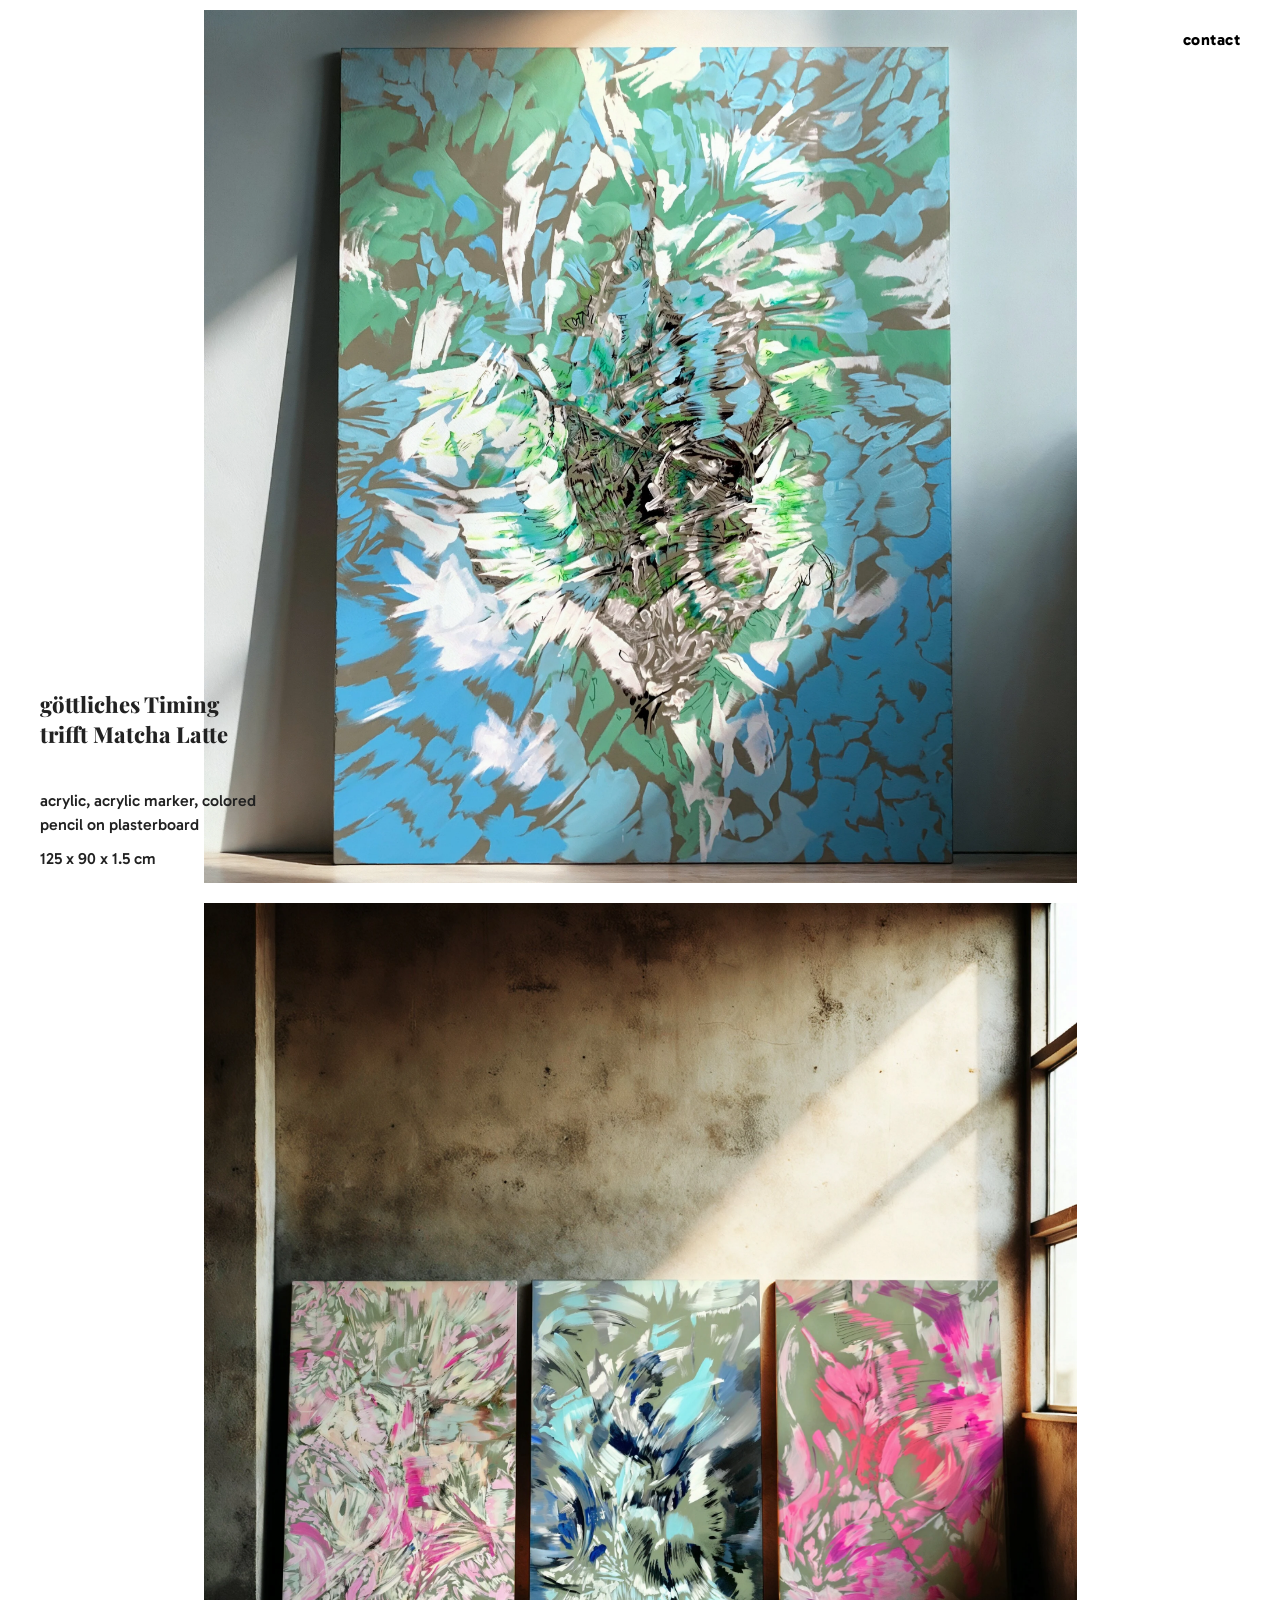
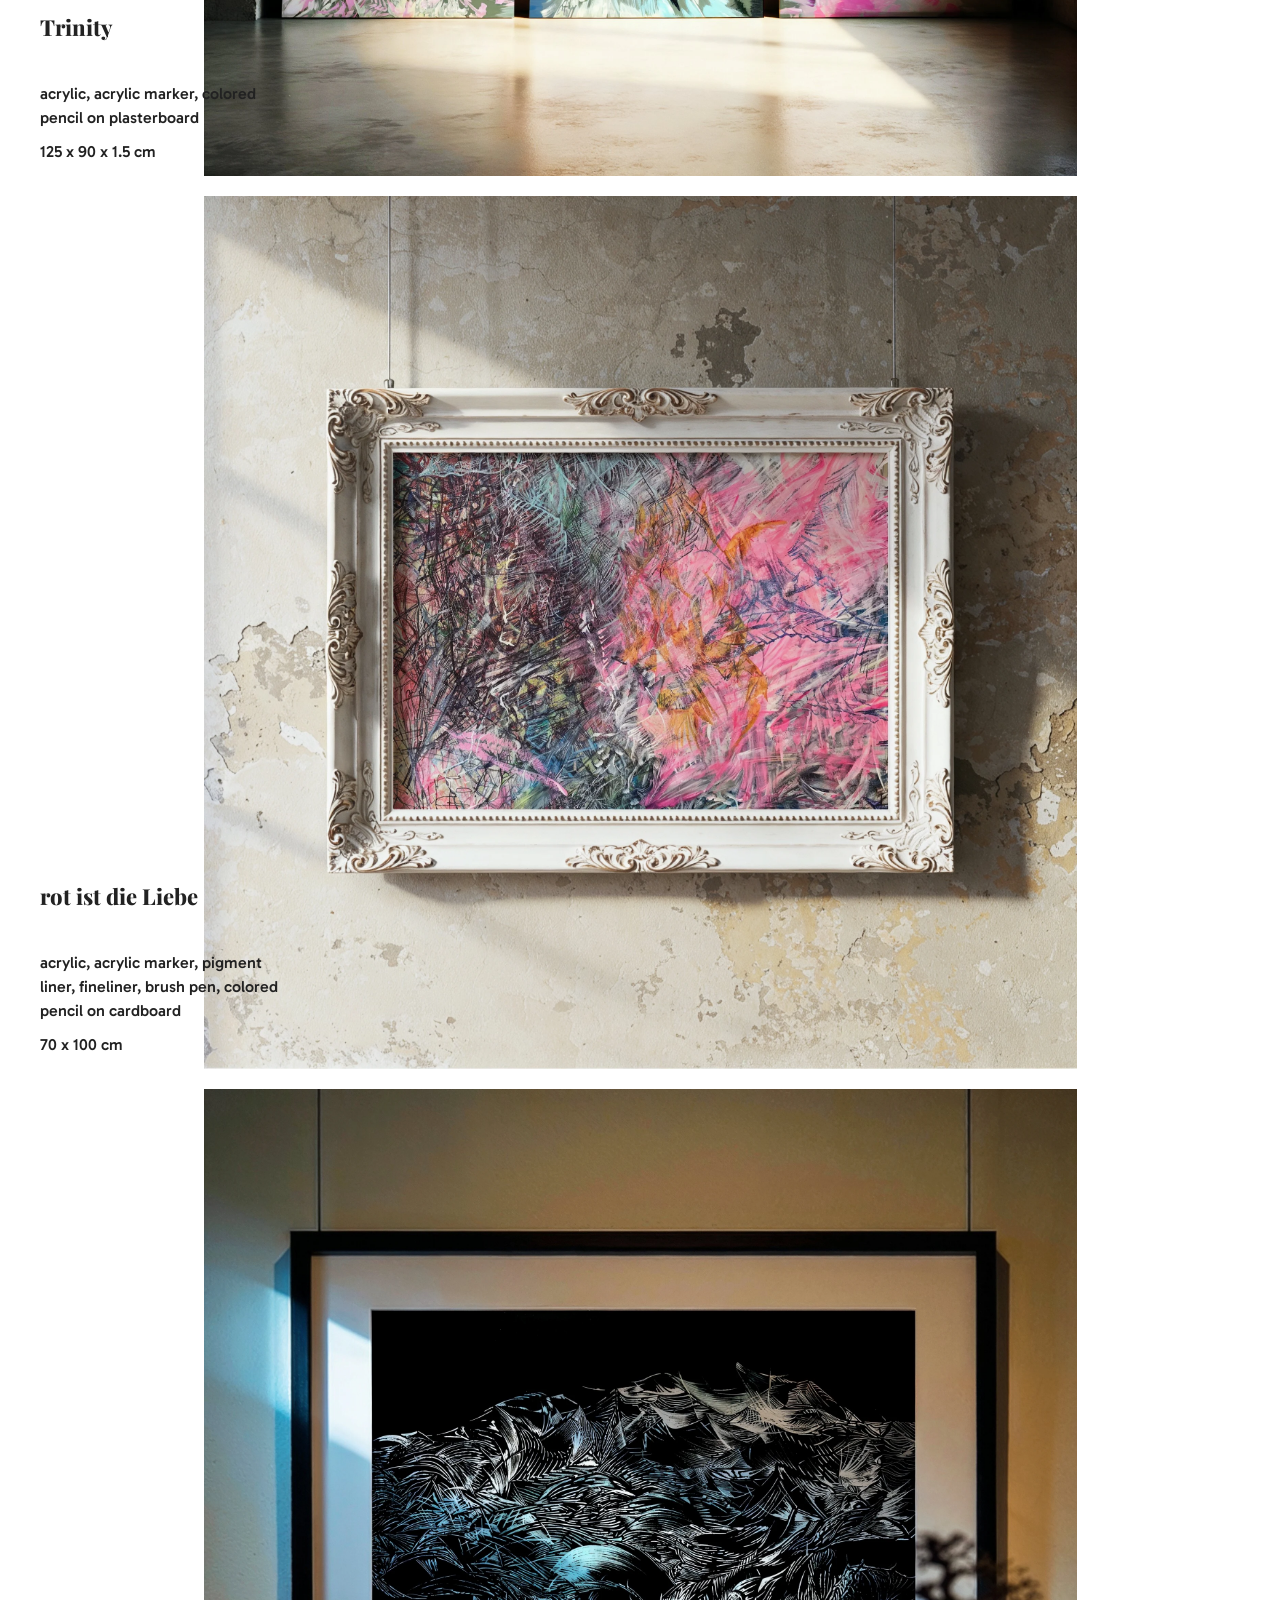
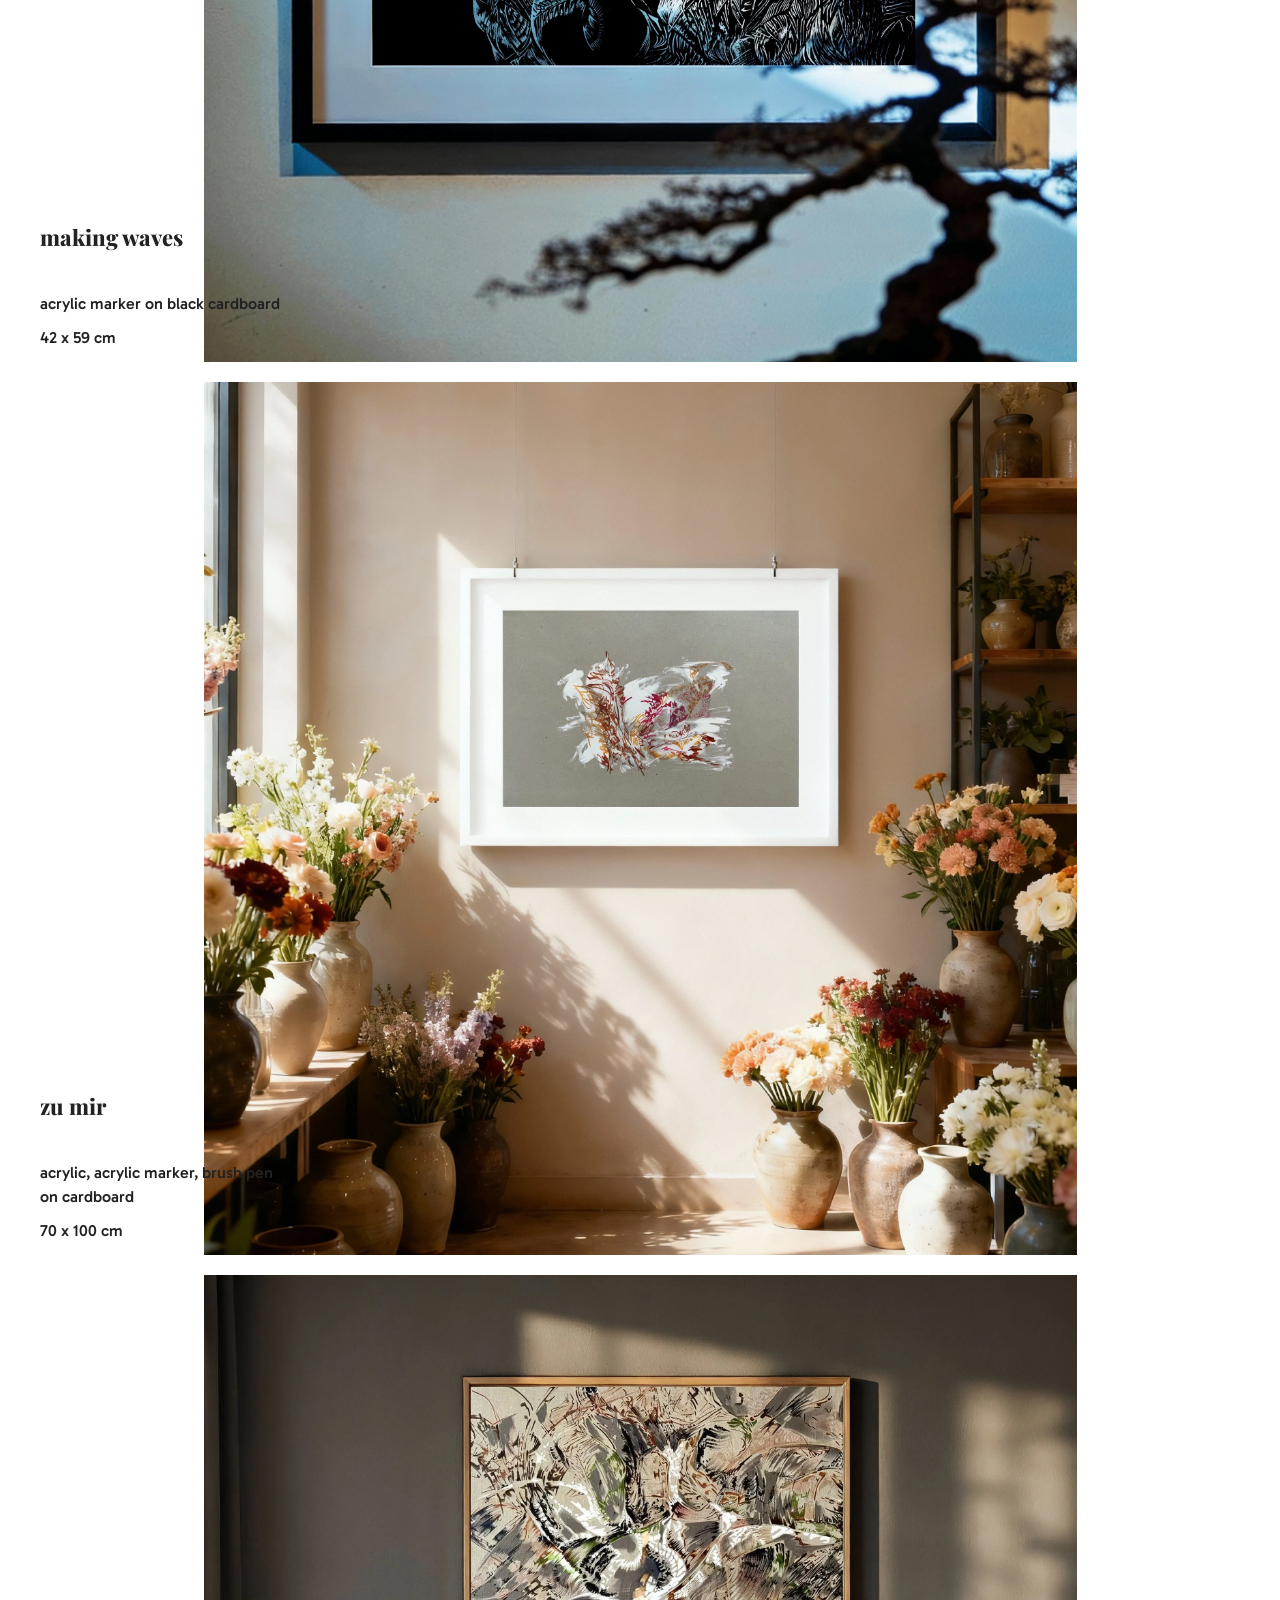
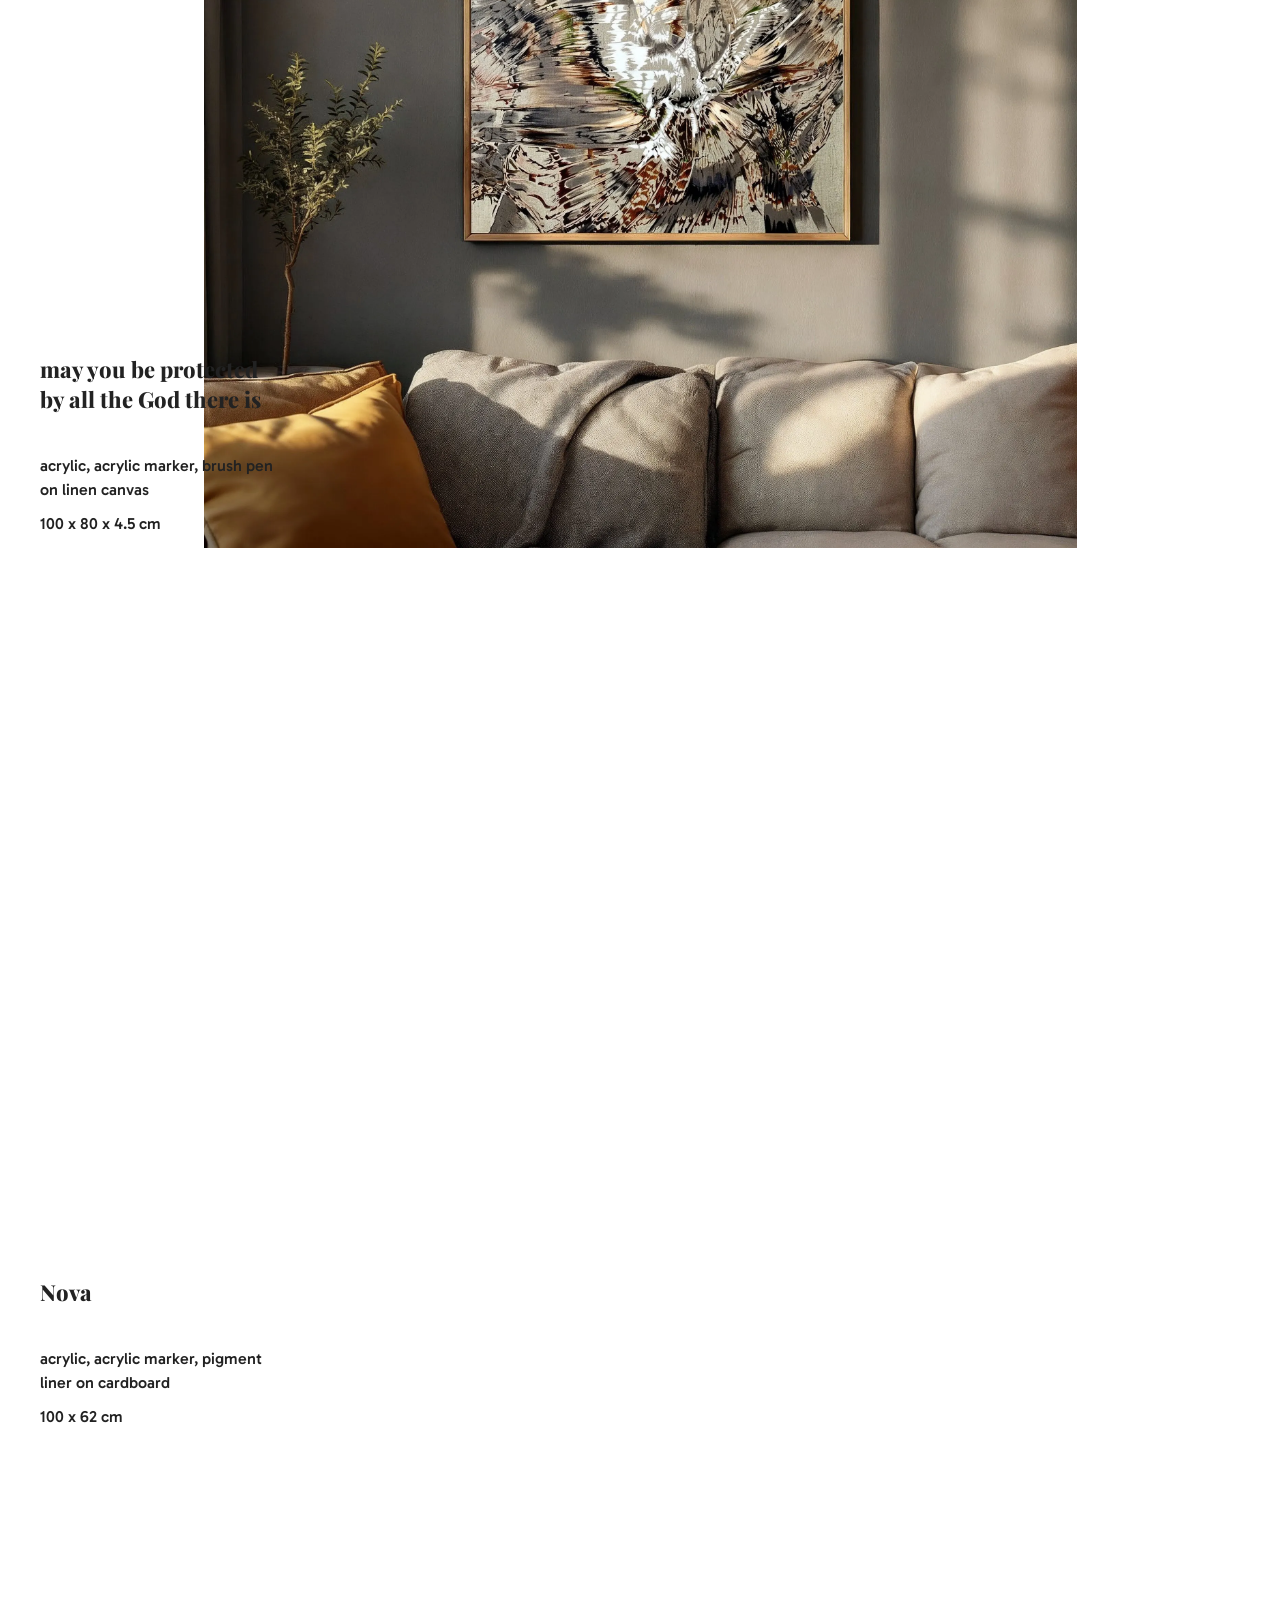
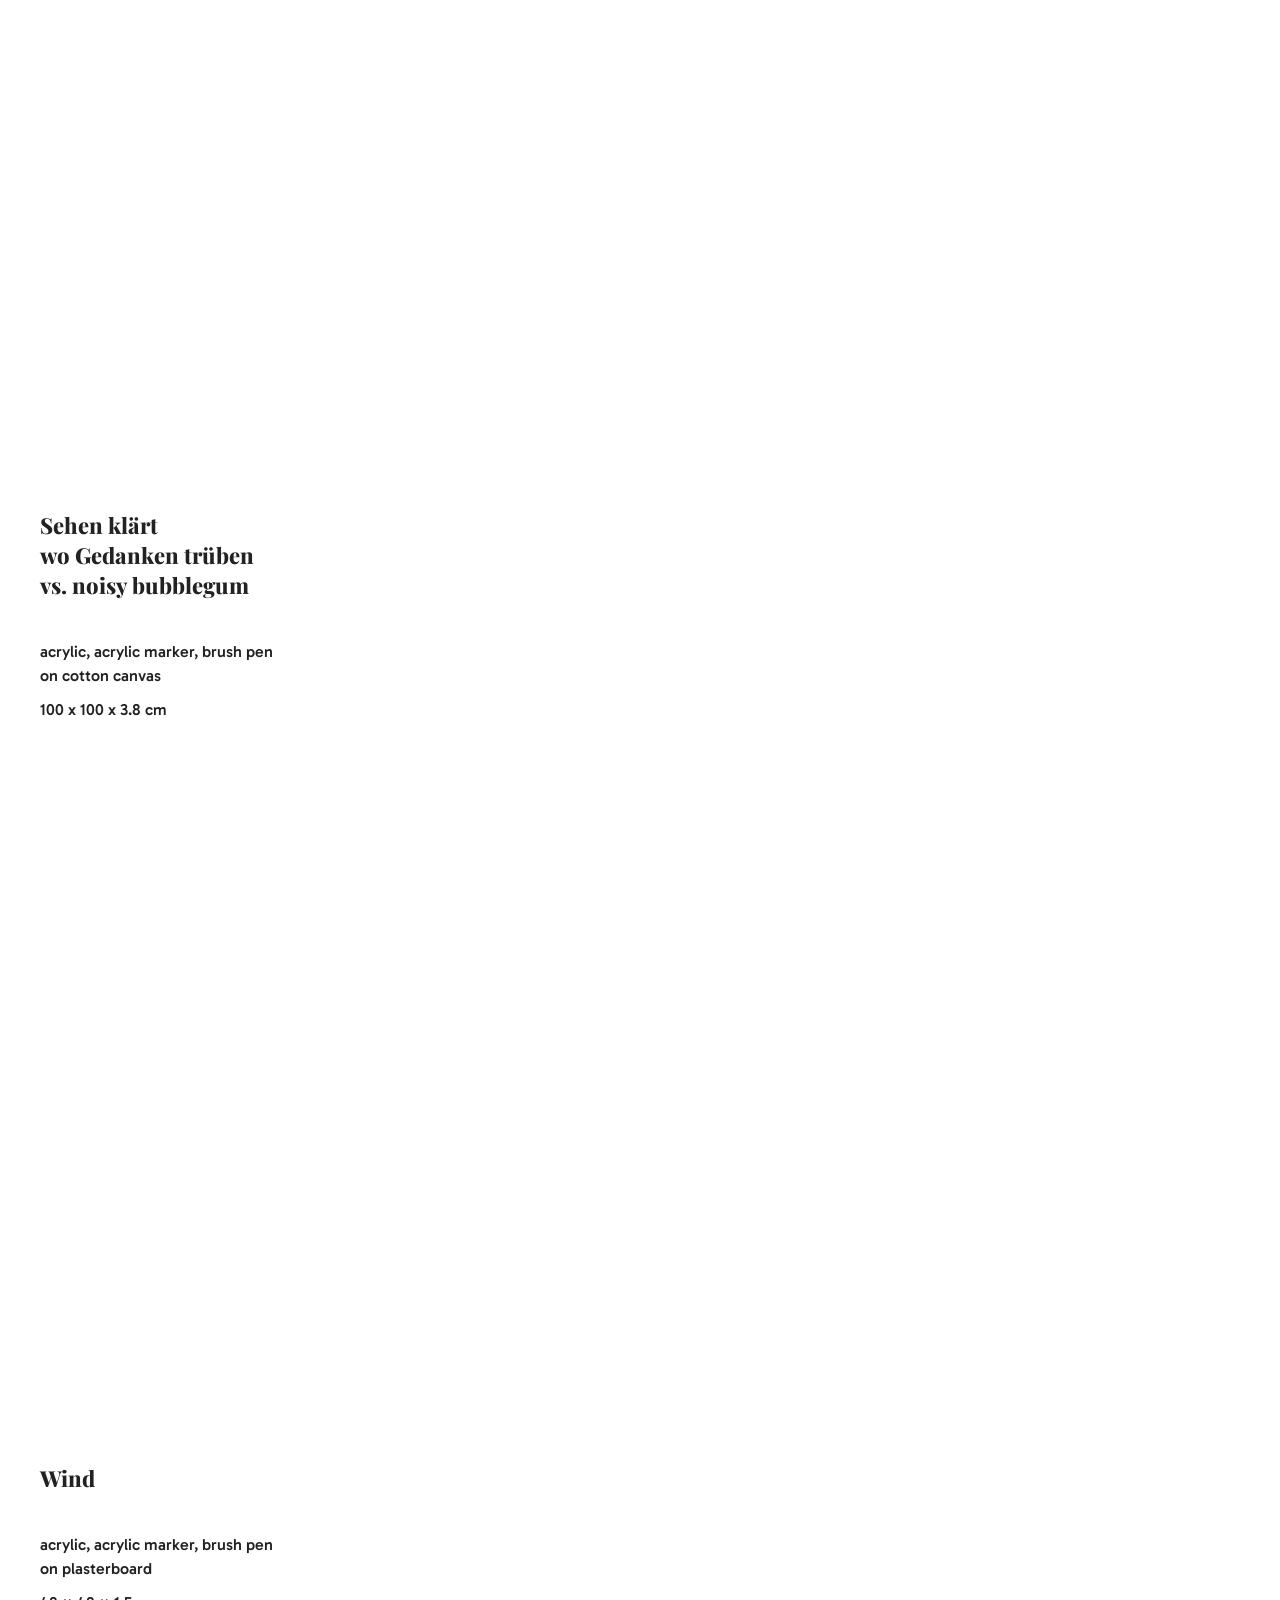
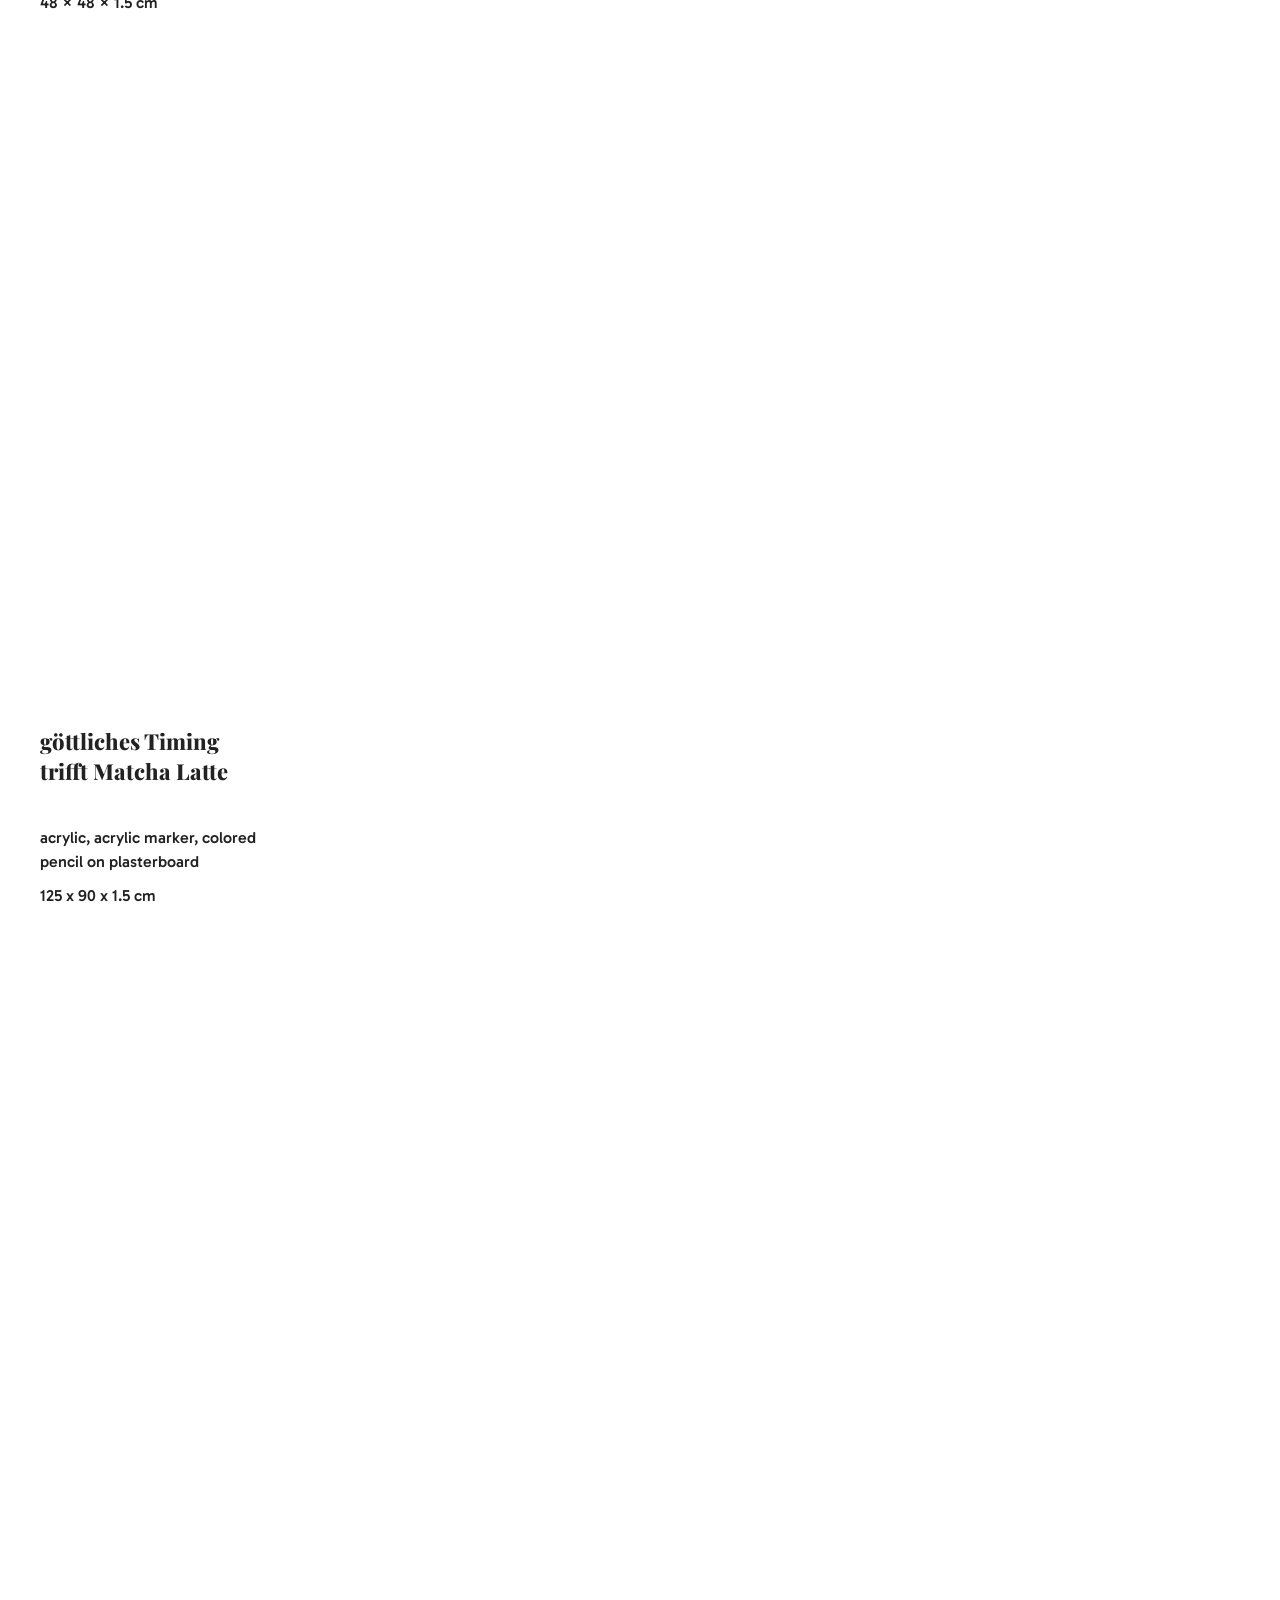
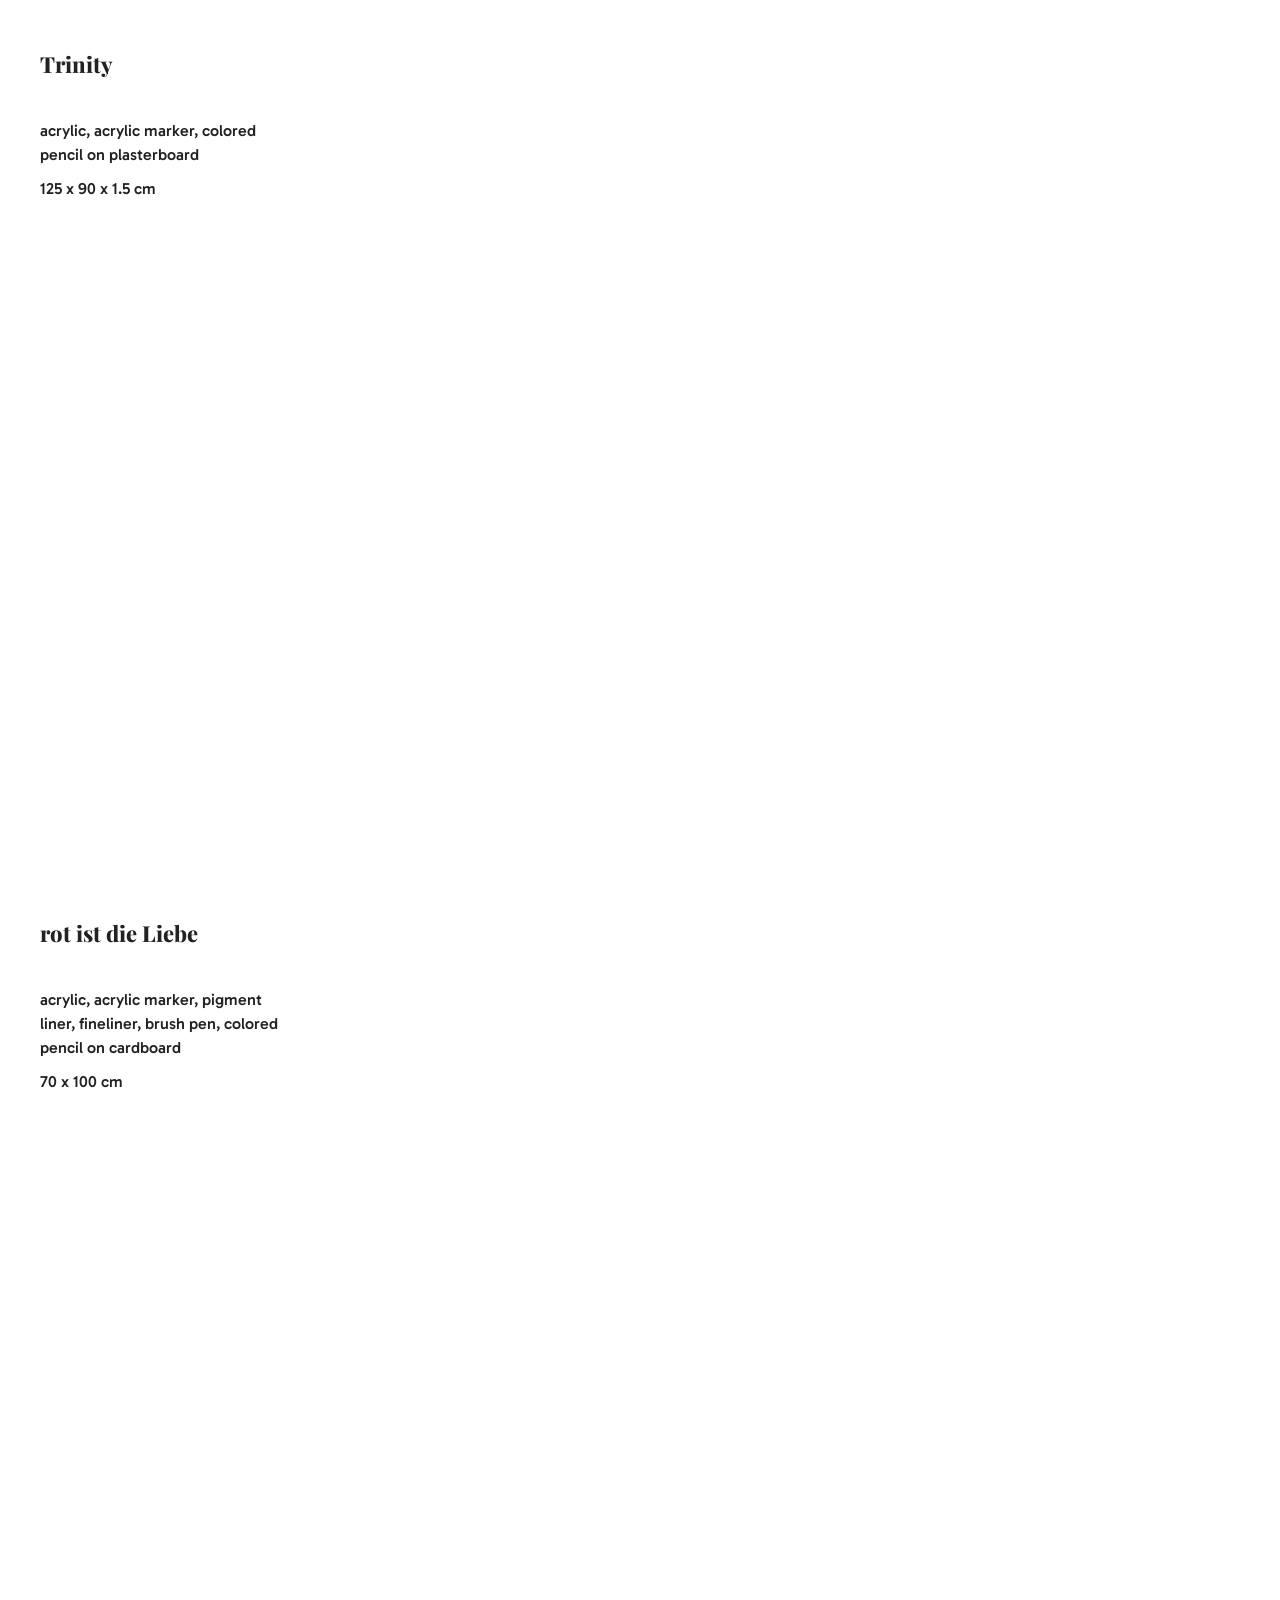
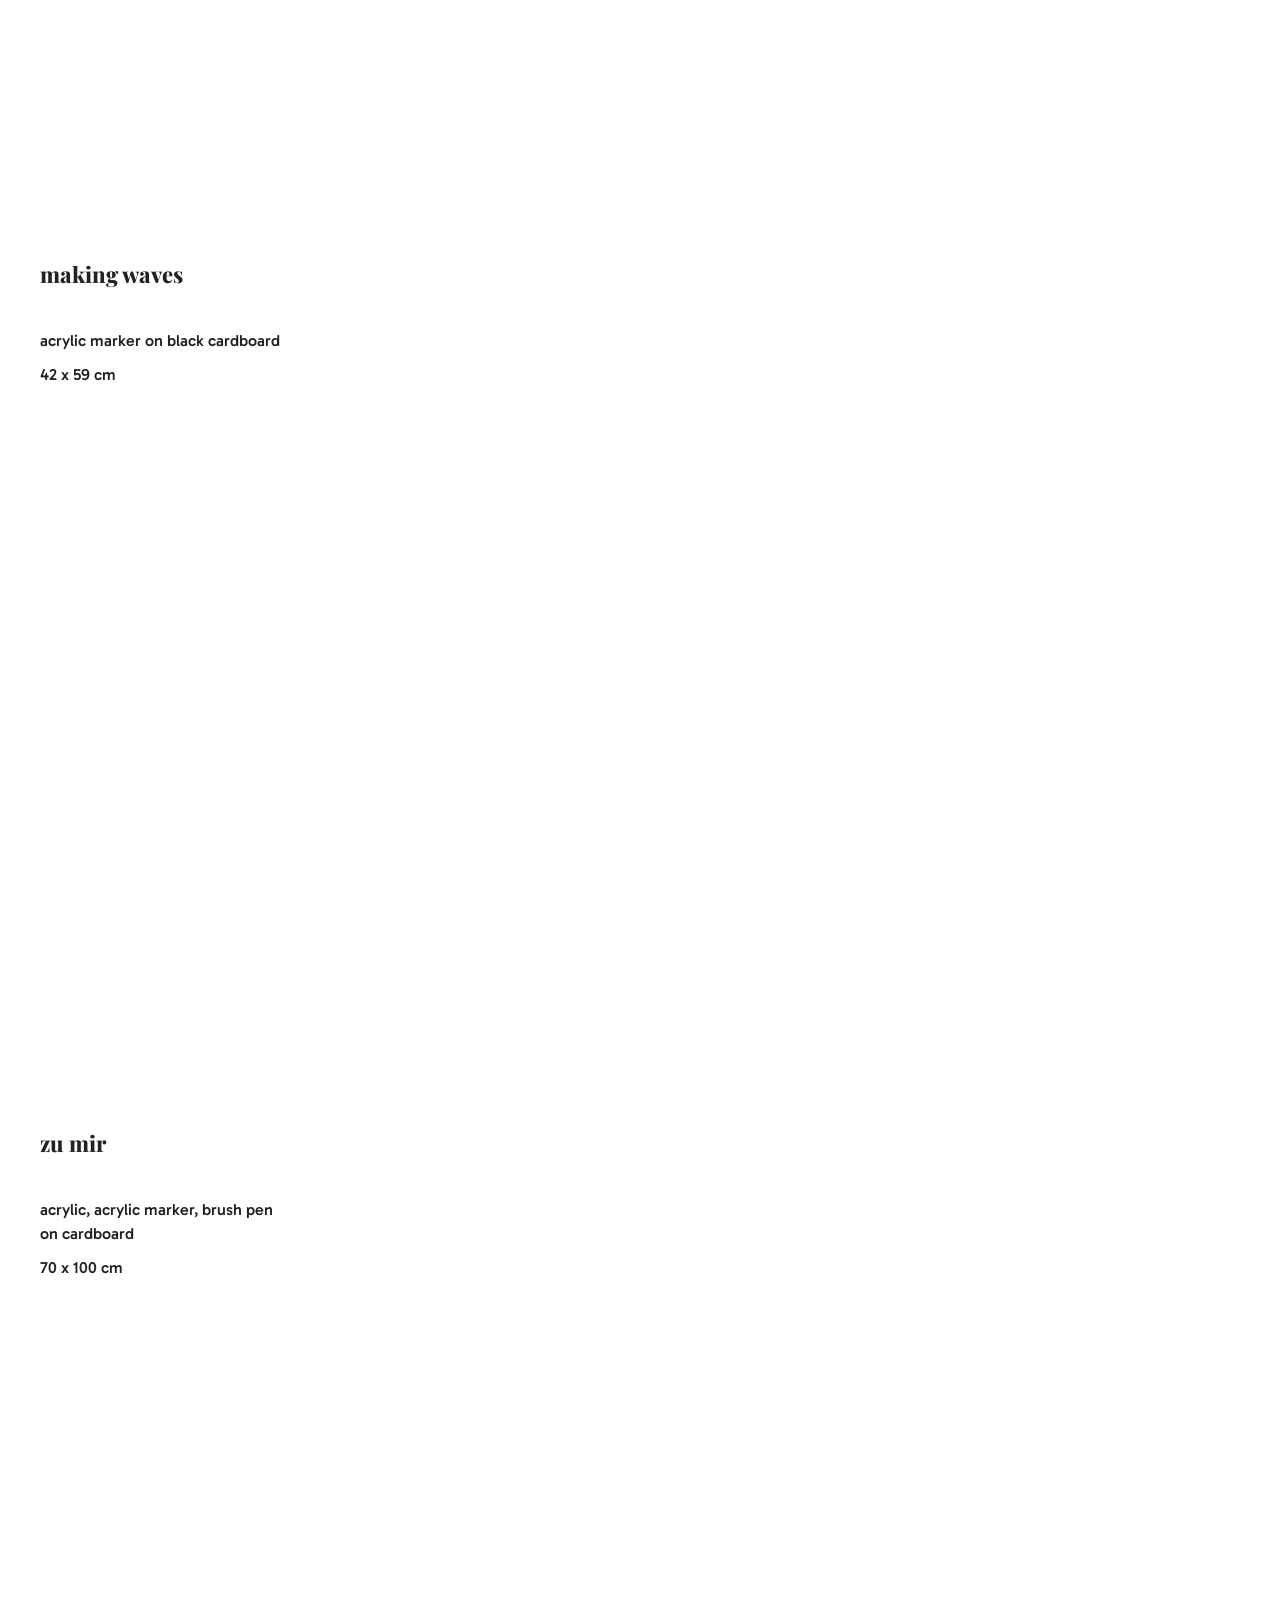
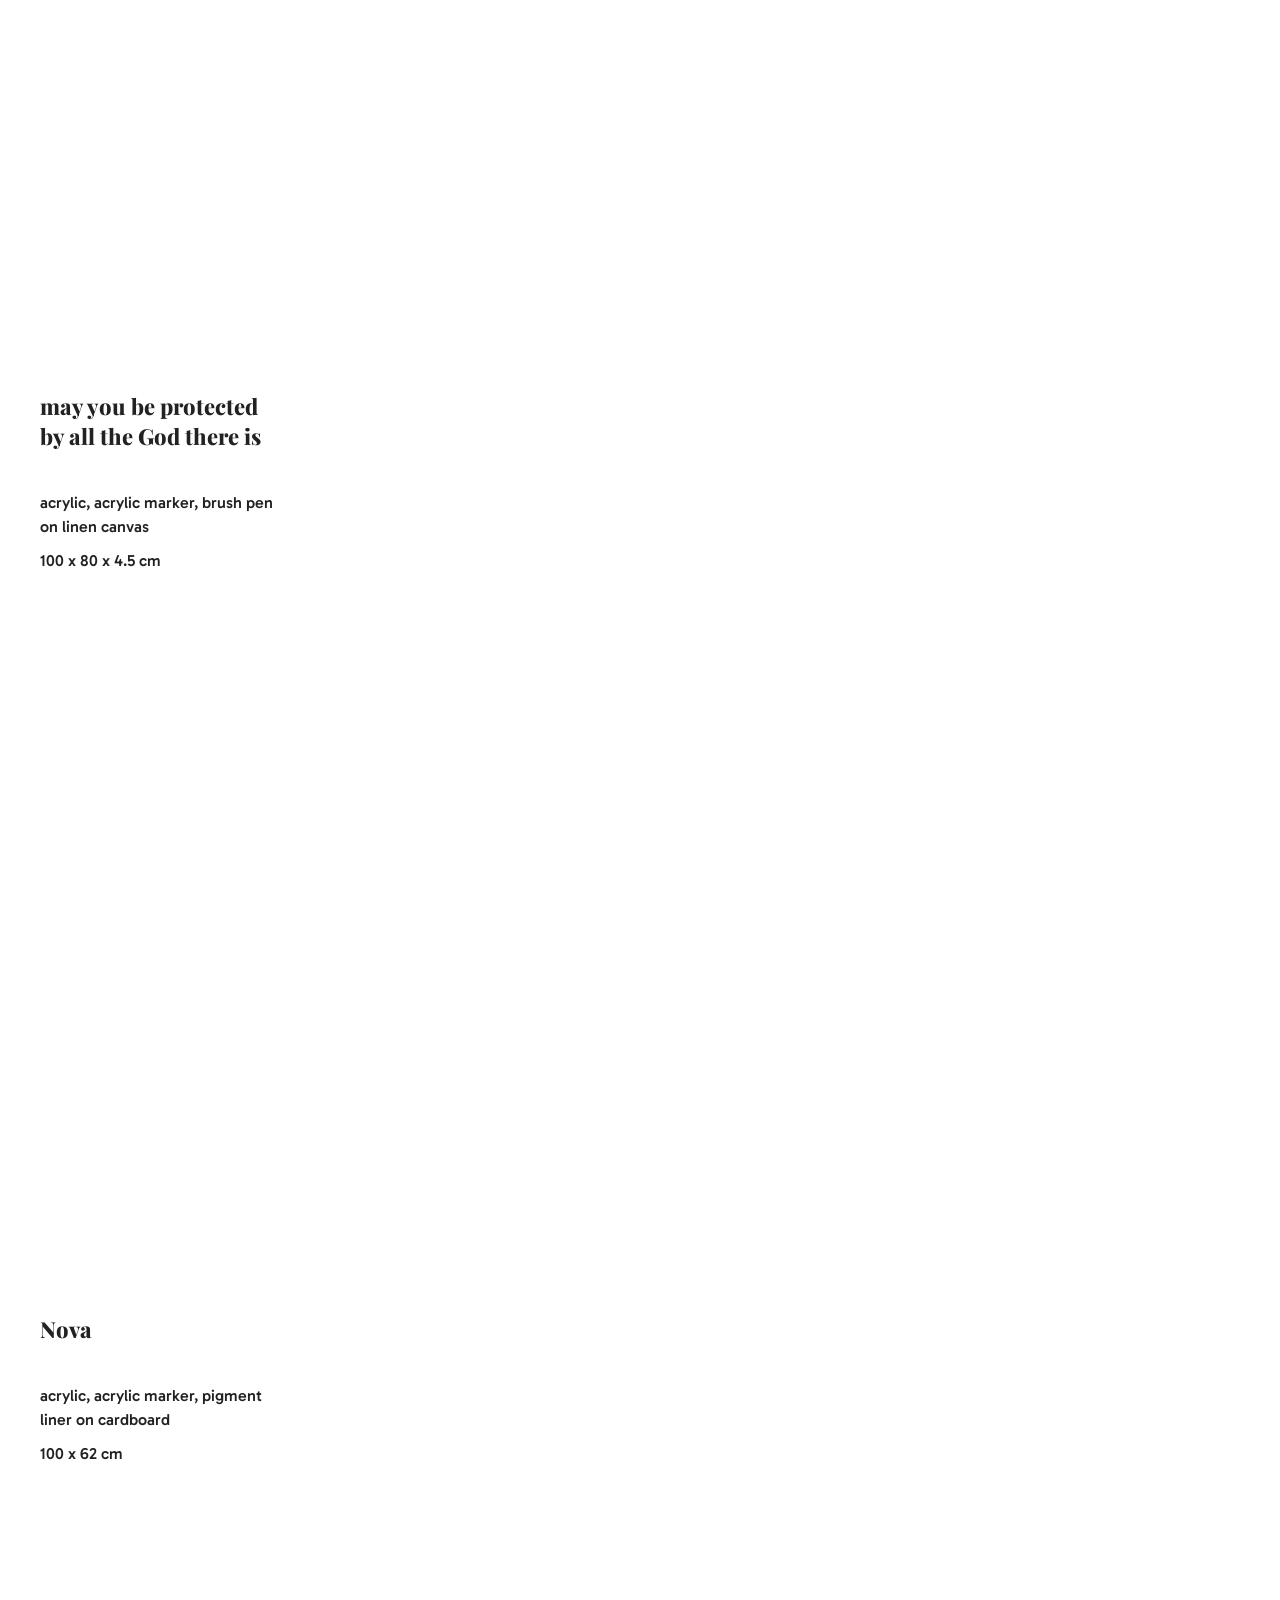
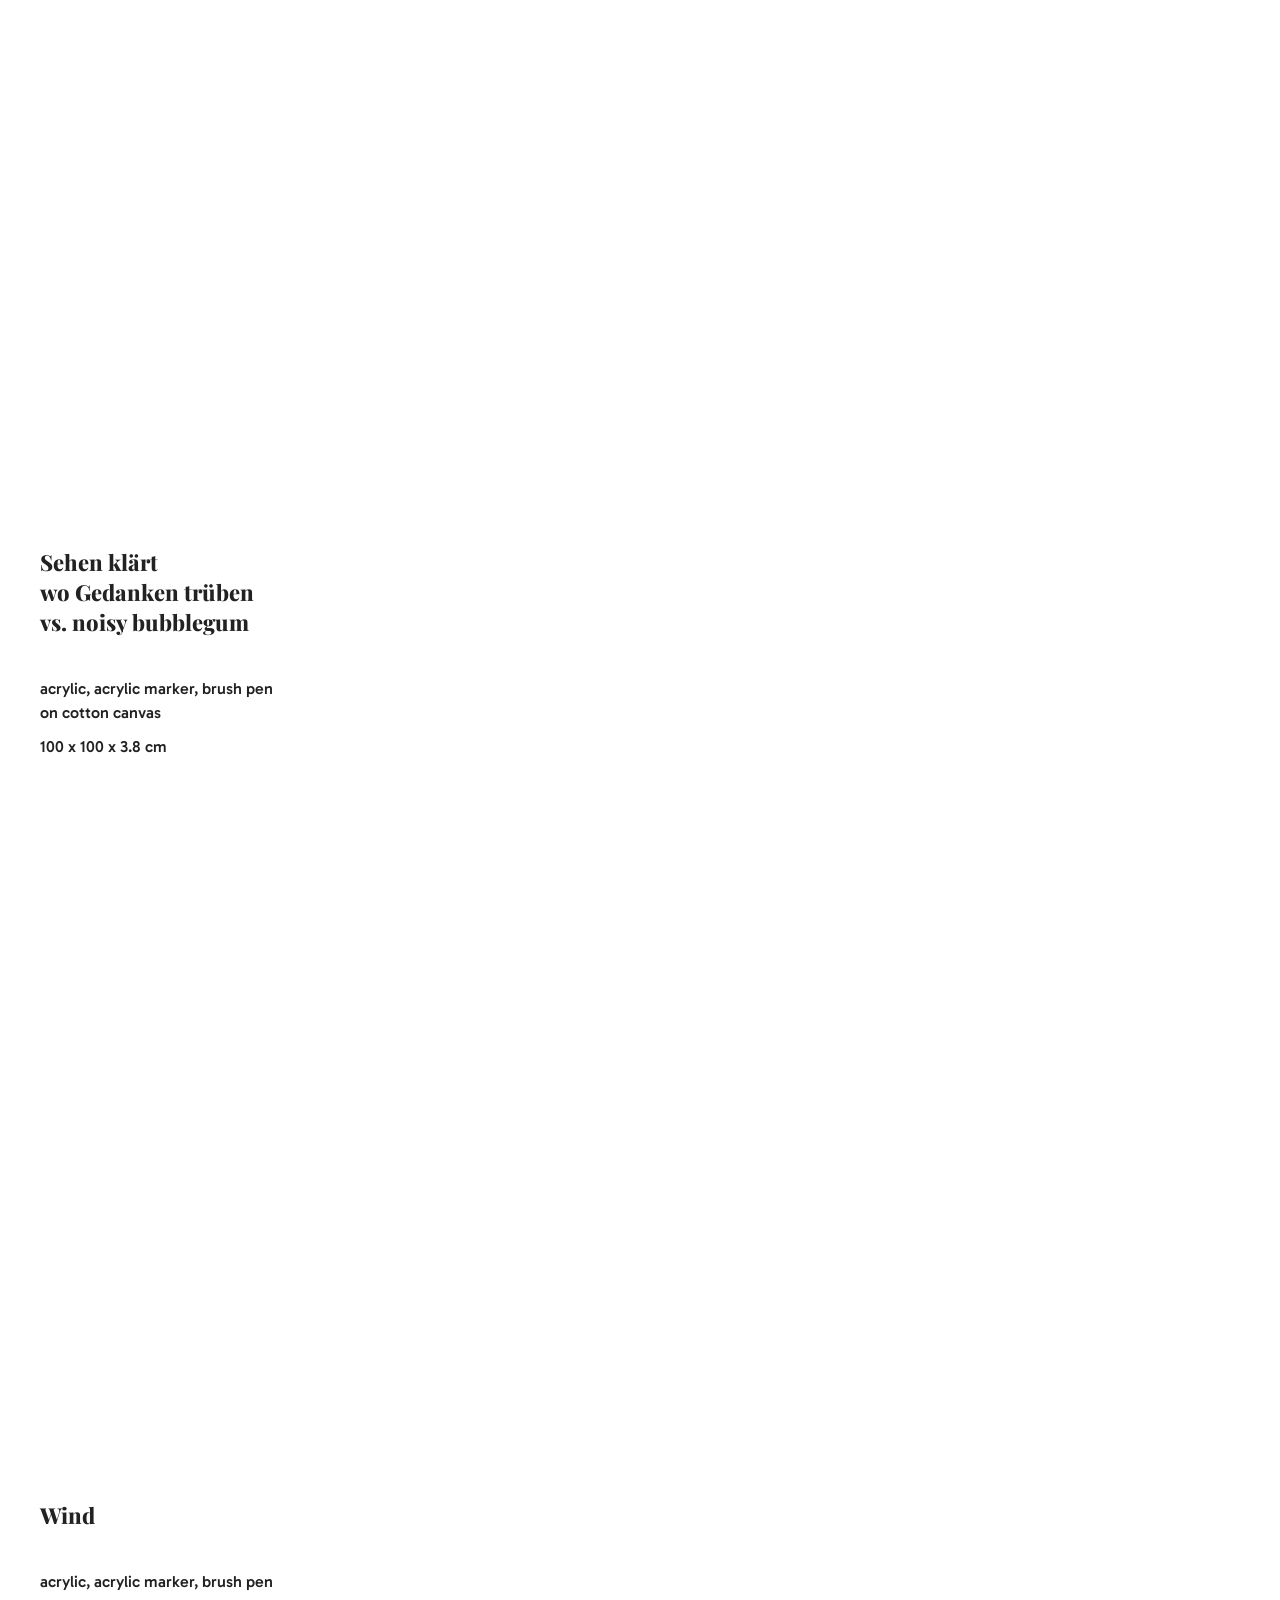
<file: index.html>
<!DOCTYPE html>
<html lang="en">
<head>
<meta charset="UTF-8">
<meta name="viewport" content="width=device-width, initial-scale=1.0">
<title>Regina Fröhlich | Visual Artist</title>
<meta name="description" content="original abstract paintings and mixed-media works">

<link rel="apple-touch-icon" sizes="180x180" href="assets/images/favicon/apple-touch-icon.png">
<link rel="icon" type="image/png" sizes="32x32" href="assets/images/favicon/favicon-32x32.png">
<link rel="icon" type="image/png" sizes="16x16" href="assets/images/favicon/favicon-16x16.png">
<link rel="icon" type="image/png" sizes="192x192" href="assets/images/favicon/android-chrome-192x192.png">
<link rel="icon" type="image/png" sizes="512x512" href="assets/images/favicon/android-chrome-512x512.png">
<link rel="manifest" href="assets/images/favicon/site.webmanifest">
<link rel="icon" href="/favicon.ico" sizes="any">
<!-- =========================================
     new added
     ========================================= -->
<link rel="mask-icon" href="assets/images/favicon/favicon.png" color="#ffffff">
<link rel="icon" href="data:image/svg+xml,<svg xmlns='http://www.w3.org/2000/svg' viewBox='0 0 512 512'><rect width='512' height='512' fill='%23ffffff'/></svg>">


<link rel="stylesheet" href="css/style.css">

<!-- =========================================
     SCROLL RESTORE: hide page until position is restored (no flicker)
     ========================================= -->
<style>
    html.restoring body { visibility: hidden; }
    html.restoring .scroll-item img { transition: none !important; opacity: 1 !important; }
</style>
<script>
    try {
        if (Number(sessionStorage.getItem("homepage_saved_y")) > 0) {
            document.documentElement.classList.add("restoring");
        }
    } catch (e) {}
</script>

<!-- Google Fonts (since they are free) -->
<!-- <link href="https://fonts.googleapis.com/css2?family=Playfair+Display:wght@800&family=Gabarito:wght@700&display=swap" rel="stylesheet"> -->
<link href="https://fonts.googleapis.com/css2?family=Playfair+Display:wght@400;600;800&family=Gabarito:wght@300;400;500;700&display=swap" rel="stylesheet"><link rel="stylesheet" href="https://cdnjs.cloudflare.com/ajax/libs/animate.css/4.1.1/animate.min.css"/> 
<!-- <script>
    history.scrollRestoration = "manual";
</script> -->
<script>
    if ("scrollRestoration" in history) {
        history.scrollRestoration = "manual";
    }
</script>
</head>
<body>

<!-- Top Right Navigation -->
<div class="top-right">
    <a href="contact.html">contact</a>
</div>

<!-- Scroll Container -->
<div class="scroll-container">

    <!--<a class="scroll-item">
        <div class="art-info">
            <h2>das Auge der</h2>
            <p>fineliner, marker, colored pencil<br>on 220 g/m² terra vanilla paper,</p>
            <p>21 cm × 29,7 cm</p>
        </div>
        <img src="assets/images/homepage/1-das-Auge-der-upscaled.jpeg" alt="Artwork 1" loading="eager" fetchpriority="high">
    </a>

    <a class="scroll-item">
        <div class="art-info">
            <h2>Flora’s Rakete</h2>
            <p>fineliner, marker, colored pencil<br>on 220 g/m² terra vanilla paper,</p>
            <p>21 cm × 29,7 cm</p>
        </div>
        <img src="assets/images/homepage/2-Flora-Rakete-upscaled.jpeg" alt="Artwork 2" loading="lazy">
    </a>

    <a class="scroll-item">
        <div class="art-info">
            <h2>bliss</h2>
            <p>fineliner, marker, colored pencil<br>on 190 g/m² white paper,</p>
            <p>21 cm × 29,7 cm</p>
        </div>
        <img src="assets/images/homepage/3-bliss-upscaled.jpeg" alt="Artwork 3" loading="lazy">
    </a>

    <a class="scroll-item">
        <div class="art-info">
            <h2>Schmetterlingsgerüst</h2>
            <p>fineliner, marker, colored pencil<br>on 220 g/m² terra vanilla paper,</p>
            <p>21 cm × 29,7 cm</p>
        </div>
        <img src="assets/images/homepage/4-Schmetterlingsgerust-upscaled.jpeg" alt="Artwork 4" loading="lazy">
    </a>

    <a class="scroll-item">
        <div class="art-info">
            <h2>Federkreisel</h2>
            <p>fineliner, marker, colored pencil<br>on 220 g/m² terra vanilla paper,</p>
            <p>21 cm × 29,7 cm</p>
        </div>
        <img src="assets/images/homepage/5-Federkreisel-upscaled.jpeg" alt="Artwork 5" loading="lazy">    
    </a>-->

    <!-- Artwork 6: a flight that split in neon feathers -->
    <!--<a class="scroll-item">
        <div class="art-info">
            <h2>a flight <br> that split <br> in neon feathers</h2>
            <p>fineliner, marker, colored pencil<br>on 190 g/m² white paper,</p>
            <p>21 cm × 29,7 cm</p>
        </div>
        <img src="assets/images/homepage/6-a-flight-that-split-in-neon-feathers-upscaled.jpeg" alt="Artwork 6" loading="lazy">    
    </a>-->

    <!-- Artwork 7: göttliches Timing trifft Matcha Latte (FIXED) -->
    <a class="scroll-item">
        <div class="art-info">
            <h2 class="title-break">göttliches Timing <br> trifft Matcha Latte</h2>
            <!--<p>acrylic, acrylic marker, colored pencil on plasterboard</p>-->
           <p>acrylic, acrylic marker, colored pencil <br class="mobile-material-break">on plasterboard</p>
            <p>125 x 90 x 1.5 cm</p>
        </div>
        <!-- <img src="assets/images/homepage/optimized/1-gottliches-Timing-trifft-Matcha-Latte-1200.webp"
         srcset="assets/images/homepage/optimized/1-gottliches-Timing-trifft-Matcha-Latte-800.webp 800w,
                 assets/images/homepage/optimized/1-gottliches-Timing-trifft-Matcha-Latte-1200.webp 1200w,
                 assets/images/homepage/optimized/1-gottliches-Timing-trifft-Matcha-Latte-1600.webp 1600w,
                 assets/images/homepage/optimized/1-gottliches-Timing-trifft-Matcha-Latte-2000.webp 2000w"
         sizes="(max-width: 1100px) 100vw, calc(97vh * 1.0000)"
         width="3000" height="3000"
         alt="göttliches Timing trifft Matcha Latte" loading="eager" fetchpriority="high" decoding="async"> -->
           <img src="assets/images/homepage/1-gottliches-Timing-trifft-Matcha-Latte.webp" alt="Artwork 7" loading="eager" fetchpriority="high" decoding="async">   
    </a>

    <!-- Artwork 8: capricorn sun, libra moon, virgo rising (FIXED) -->
    <a class="scroll-item">
        <div class="art-info" data-art="capricorn">
            <h2>Trinity</h2>
           <!--<p>acrylic, acrylic marker, colored pencil on plasterboard</p>-->
           <p>acrylic, acrylic marker, colored pencil <br class="mobile-material-break">on plasterboard</p>
            <p>125 x 90 x 1.5 cm</p>
        </div>
        <!-- <img src="assets/images/homepage/optimized/2-capricorn-sun-libra-moon-virgo-rising-1200.webp"
         srcset="assets/images/homepage/optimized/2-capricorn-sun-libra-moon-virgo-rising-800.webp 800w,
                 assets/images/homepage/optimized/2-capricorn-sun-libra-moon-virgo-rising-1200.webp 1200w,
                 assets/images/homepage/optimized/2-capricorn-sun-libra-moon-virgo-rising-1600.webp 1600w,
                 assets/images/homepage/optimized/2-capricorn-sun-libra-moon-virgo-rising-2000.webp 2000w"
         sizes="(max-width: 1100px) 100vw, calc(97vh * 1.0000)"
         width="2560" height="2560"
         alt="capricorn sun, libra moon, virgo rising" loading="lazy" decoding="async"> -->
         <img src="assets/images/homepage/2-capricorn-sun-libra-moon-virgo-rising.webp" alt="Artwork 8" loading="lazy" decoding="async" sizes="(max-width: 1100px) 100vw, calc(97vh * 1.0000)" width="2200" height="2200">    
    </a>

    <!-- Artwork 9: rot ist die Liebe  -->
    <a class="scroll-item">
        <div class="art-info">
            <h2>rot ist die Liebe</h2>
            <p>acrylic, acrylic marker, pigment liner, fineliner, brush pen, colored pencil <br class="mobile-material-break">on cardboard</p>
            <p>70 x 100 cm</p>
        </div>
        <!-- <img src="assets/images/homepage/optimized/3-rot-ist-die-Liebe-1200.webp"
         srcset="assets/images/homepage/optimized/3-rot-ist-die-Liebe-800.webp 800w,
                 assets/images/homepage/optimized/3-rot-ist-die-Liebe-1200.webp 1200w,
                 assets/images/homepage/optimized/3-rot-ist-die-Liebe-1600.webp 1600w,
                 assets/images/homepage/optimized/3-rot-ist-die-Liebe-2000.webp 2000w"
         sizes="(max-width: 1100px) 100vw, calc(97vh * 1.0000)"
         width="2400" height="2400"
         alt="rot ist die Liebe" loading="lazy" decoding="async"> -->
            <img src="assets/images/homepage/3-rot-ist-die-Liebe.webp" alt="Artwork 9" loading="lazy" decoding="async" sizes="(max-width: 1100px) 100vw, calc(97vh * 1.0000)" width="2200" height="2200">   

    </a>

    <!--<a class="scroll-item">
        <div class="art-info">
            <h2>Animus</h2>
            <p>fineliner on 190 g/m² white paper</p>
            <p>21 cm x 29,7 cm</p>
        </div>
        <img src="assets/images/homepage/10-Animus-upscaled.jpg" alt="Artwork 10" loading="lazy">    
    </a>-->
    <!-- Artwork 11: madre ayahuasca -->
    <!--<a class="scroll-item">
        <div class="art-info">
            <h2>madre ayahuasca</h2>
            <p>fineliner, marker, pen on cardboard,</p>
            <p>71 cm x 106 cm</p>
        </div>
        <img src="assets/images/homepage/11-madre-ayahuasca-upscaled.jpeg" alt="Artwork 11" loading="lazy">    
    </a>-->

    <!-- Artwork 12: making waves -->
    <a class="scroll-item">
        <div class="art-info" data-art="making-waves">
            <h2>making waves</h2>
            <!-- <p>acrylic marker  on black cardboard</p> -->
              <p>acrylic marker  <br class="mobile-material-break">on black cardboard</p>
            <p>42  x 59 cm</p>
        </div>
        <!-- <img src="assets/images/homepage/optimized/4-making-waves-1200.webp"
         srcset="assets/images/homepage/optimized/4-making-waves-800.webp 800w,
                 assets/images/homepage/optimized/4-making-waves-1200.webp 1200w,
                 assets/images/homepage/optimized/4-making-waves-1600.webp 1600w,
                 assets/images/homepage/optimized/4-making-waves-2000.webp 2000w"
         sizes="(max-width: 1100px) 100vw, calc(97vh * 1.0000)"
         width="2560" height="2560"
         alt="making waves" loading="lazy" decoding="async"> -->
         <img src="assets/images/homepage/4-making-waves.webp" alt="Artwork 12" loading="lazy" decoding="async" sizes="(max-width: 1100px) 100vw, calc(97vh * 1.0000)" width="2400" height="2400">    
    </a>

    <!-- Artwork 12: zu mir -->
    <a class="scroll-item">
        <div class="art-info" data-art="zu-mir">
            <h2>zu mir</h2>
            <!-- <p>acrylic, acrylic marker,  brush  pen on cardboard</p> -->
             <p>acrylic, acrylic marker,  brush  pen <br class="mobile-material-break">on cardboard</p>
            <p>70 x 100 cm</p>
        </div>
        <!-- <img src="assets/images/homepage/optimized/5-zu-mir-1200.webp"
         srcset="assets/images/homepage/optimized/5-zu-mir-800.webp 800w,
                 assets/images/homepage/optimized/5-zu-mir-1200.webp 1200w,
                 assets/images/homepage/optimized/5-zu-mir-1600.webp 1600w,
                 assets/images/homepage/optimized/5-zu-mir-2000.webp 2000w"
         sizes="(max-width: 1100px) 100vw, calc(97vh * 1.0000)"
         width="2560" height="2560"
         alt="zu mir" loading="lazy" decoding="async"> -->
          <img src="assets/images/homepage/5-zu-mir.webp" alt="Artwork 12" loading="lazy" decoding="async"  sizes="(max-width: 1100px) 100vw, calc(97vh * 1.0000)"
         width="2400" height="2400">   
    </a>

    <!--<a class="scroll-item">
        <div class="art-info">
            <h2>I’m that ghost</h2>
            <p>acrylic paint, fineliner, marker, pen,<br> colored pencil on cardboard,</p>
            <p>70 cm x 100 cm</p>
        </div>
        <img src="assets/images/homepage/13-Im-that-ghost-upscaled.jpeg" alt="Artwork 13" loading="lazy">    
    </a>

    <a class="scroll-item">
        <div class="art-info">
            <h2>I believe in myself enough to be patient</h2>
            <p>acrylic paint, fineliner, marker, pen, <br> colored pencil on cardboard,</p>
            <p>70 cm x 100 cm</p>
        </div>
        <img src="assets/images/homepage/14-I-believe-in-myself-enough-to-be-patient-upscaled.jpeg" alt="Artwork 14" loading="lazy">    
    </a>-->

    <!-- Artwork 15: Mutterwunde heilen -->
    <!--<a class="scroll-item">
        <div class="art-info" data-art="mutterwunde">
            <h2>Mutterwunde heilen</h2>
            <p>acrylic paint, fineliner, marker <br> on cardboard,</p>
            <p>70 cm x 100 cm</p>
        </div>
        <img src="assets/images/homepage/15-Mutterwunde-heilen-upscaled.jpeg" alt="Artwork 15" loading="lazy">    
    </a>

   
    <a class="scroll-item">
        <div class="art-info" data-art="weise-instanz">
            <h2>weise Instanz</h2>
            <p>acrylic paint, fineliner, marker <br> on  cardboard,</p>
            <p>70 cm x 100 cm</p>
        </div>
        <img src="assets/images/homepage/16-weise-Instanz-upscaled.jpeg" alt="Artwork 16" loading="lazy">    
    </a>

    
    <a class="scroll-item">
        <div class="art-info">
            <h2>leafy greens <br> and a love poem</h2>
            <p>acrylic paint, marker<br>on 410 g/m² heavy cotton fabric,</p>
            <p>100 cm x 100 cm x 3,8 cm</p>
        </div>
        <img src="assets/images/homepage/17-leafy-greens-and-a-love-poem-upscaled.jpeg" alt="Artwork 17" loading="lazy">    
    </a>-->

    <!-- Artwork 18: may you be protected by all the God there is (FIXED) -->
    <a class="scroll-item">
        <div class="art-info">
            <h2 class="title-break">may you be protected <br> by all the God there is</h2>
           <!--<p>acrylic, acrylic marker, brush  pen on linen canvas</p>-->
           <p>acrylic, acrylic marker, brush pen <br class="mobile-material-break">on linen canvas</p>

            <p>100 x 80 x 4.5 cm</p>
        </div>
        <!-- <img src="assets/images/homepage/optimized/6-may-you-be-protected-by-all-the-God-there-is-1200.webp"
         srcset="assets/images/homepage/optimized/6-may-you-be-protected-by-all-the-God-there-is-800.webp 800w,
                 assets/images/homepage/optimized/6-may-you-be-protected-by-all-the-God-there-is-1200.webp 1200w,
                 assets/images/homepage/optimized/6-may-you-be-protected-by-all-the-God-there-is-1600.webp 1600w,
                 assets/images/homepage/optimized/6-may-you-be-protected-by-all-the-God-there-is-2000.webp 2000w"
         sizes="(max-width: 1100px) 100vw, calc(97vh * 1.0000)"
         width="2560" height="2560"
         alt="may you be protected by all the God there is" loading="lazy" decoding="async"> -->
          <img src="assets/images/homepage/6-may-you-be-protected-by-all-the-God-there-is.webp" alt="Artwork 18" loading="lazy" decoding="async" sizes="(max-width: 1100px) 100vw, calc(97vh * 1.0000)"
         width="2400" height="2400">  
    </a>

    <!-- Nova -->
    <a class="scroll-item">
        <div class="art-info">
            <h2>Nova</h2>
            <!--<p>acrylic, acrylic marker, pigment liner on cardboard</p>-->
            <p>acrylic, acrylic marker, pigment liner <br class="mobile-material-break">on cardboard</p>
            <p>100 x 62 cm</p>
        </div>
        <!-- <img src="assets/images/homepage/optimized/7-Nova-1200.webp"
         srcset="assets/images/homepage/optimized/7-Nova-800.webp 800w,
                 assets/images/homepage/optimized/7-Nova-1200.webp 1200w,
                 assets/images/homepage/optimized/7-Nova-1600.webp 1600w,
                 assets/images/homepage/optimized/7-Nova-2000.webp 2000w"
         sizes="(max-width: 1100px) 100vw, calc(97vh * 1.0000)"
         width="2560" height="2560"
         alt="Nova" loading="lazy" decoding="async"> -->
           <img src="assets/images/homepage/7-Nova.webp" alt="Artwork 18" loading="lazy" decoding="async" sizes="(max-width: 1100px) 100vw, calc(97vh * 1.0000)"
         width="2400" height="2400")">    
    </a>
    <!-- 8. Sehen klärt wo Gedanken trüben vs. noisy bubblegum -->
<a class="scroll-item">
    <div class="art-info">
        <h2>
            <span class="desktop-break">Sehen klärt <br> wo Gedanken trüben <br> vs. noisy bubblegum</span>
            <span class="mobile-break">
    Sehen klärt wo Gedanken trüben <br class="mobile-title-break">
    vs. noisy bubblegum
</span>

        </h2>
        <!--<p>acrylic, acrylic marker, brush pen on cotton canvas</p>-->
        <p>acrylic, acrylic marker, brush pen <br class="mobile-material-break">on cotton canvas</p>
        <p>100 x 100 x 3.8 cm</p>
    </div>
    <!-- <img src="assets/images/homepage/optimized/8-Sehen-klart-wo-Gedanken-truben-vs-noisy-bubblegum-1200.webp"
         srcset="assets/images/homepage/optimized/8-Sehen-klart-wo-Gedanken-truben-vs-noisy-bubblegum-800.webp 800w,
                 assets/images/homepage/optimized/8-Sehen-klart-wo-Gedanken-truben-vs-noisy-bubblegum-1200.webp 1200w,
                 assets/images/homepage/optimized/8-Sehen-klart-wo-Gedanken-truben-vs-noisy-bubblegum-1600.webp 1600w,
                 assets/images/homepage/optimized/8-Sehen-klart-wo-Gedanken-truben-vs-noisy-bubblegum-2000.webp 2000w"
         sizes="(max-width: 1100px) 100vw, calc(97vh * 1.0000)"
         width="2560" height="2560"
         alt="Sehen klärt wo Gedanken trüben vs. noisy bubblegum" loading="lazy" decoding="async"> -->
          <img src="assets/images/homepage/8-Sehen-klart-wo-Gedanken-truben-vs-noisy-bubblegum.webp" alt="Artwork 8" loading="lazy" decoding="async"  sizes="(max-width: 1100px) 100vw, calc(97vh * 1.0000)"
         width="2400" height="2400">
</a>
    <!-- Aiolos' Atem -->
    <a class="scroll-item">
        <div class="art-info">
            <h2>Wind </h2>
            <!--<p>acrylic, acrylic marker, brush pen on plasterboard</p>-->
            <p>acrylic, acrylic marker, brush pen <br class="mobile-material-break">on plasterboard</p>
            <p>48 × 48 × 1.5 cm</p>
        </div>
        <img src="assets/images/homepage/optimized/Aiolos-Atem-1200.webp"
         srcset="assets/images/homepage/optimized/Aiolos-Atem-800.webp 800w,
                 assets/images/homepage/optimized/Aiolos-Atem-1200.webp 1200w,
                 assets/images/homepage/optimized/Aiolos-Atem-1600.webp 1600w,
                 assets/images/homepage/optimized/Aiolos-Atem-2000.webp 2000w"
         sizes="(max-width: 1100px) 100vw, calc(97vh * 1.0000)"
         width="2200" height="2200"
         alt="Aiolos' Atem" loading="lazy" decoding="async">
    </a>

   
    <!--<a class="scroll-item">
        <div class="art-info">
            <h2>a lesson in softening</h2>
            <p>acrylic paint, fineliner, marker <br>  on cotton fabric,</p>
            <p>70 cm x 100 cm x 1,5 cm</p>
        </div>
        <img src="assets/images/homepage/19-a-lesson-in-softening-upscaled.jpeg" alt="Artwork 19" loading="lazy">    
    </a>

   
    <a class="scroll-item">
        <div class="art-info">
            <h2>Cappuccino <br> Sonne <br> Schnee</h2>
            <p>acrylic paint, marker<br>on 410 g/m² heavy cotton fabric,</p>
            <p>120 cm x 120 cm x 3,8 cm</p>
        </div>
        <img src="assets/images/homepage/20-Cappuccino-Sonne-Schnee-upscaled.jpeg" alt="Artwork 20" loading="lazy">    
    </a>

    
    <a class="scroll-item">
        <div class="art-info">
            <h2>still looking <br> for the dragon <br> that swallowed me</h2>
            <p>acrylic paint, marker, pen <br> on glossy paper,</p>
            <p>70 cm x 100 cm</p>
        </div>
        <img src="assets/images/homepage/21-still-looking-for-the-dragon-that-swallowed-me-upscaled.jpeg" alt="Artwork 21" loading="lazy">    
    </a>-->


<!--<a class="scroll-item">
    <div class="art-info" data-art="fiebertraum">
        <h2>Fiebertraum</h2>
        <p class="desktop-text">red wine, acrylic paint, fineliner, marker on cardboard,</p>
        <p class="mobile-text">red wine, acrylic paint, fineliner, marker<br>on cardboard,</p>
        <p>62 cm x 100 cm</p>
    </div>
    <img src="assets/images/homepage/22-Fiebertraum-upscaled.jpeg" alt="Artwork 22" loading="lazy">
</a>

    
    <a class="scroll-item">
        <div class="art-info">
            <h2>manic panic</h2>
            <p>acrylic paint, fineliner, marker, pen,<br>colored pencil on recycled paper,</p>
            <p>82 cm x 117 cm</p>
        </div>
        <img src="assets/images/homepage/23-manic-panic-upscaled.jpg" alt="Artwork 23" loading="lazy">
    </a>-->

    
    <!--<a class="scroll-item">
        <div class="art-info">
            <h2>quit or succeed</h2>
            <p>acrylic paint, marker<br>on 410 g/m² heavy cotton fabric,</p>
            <p>100 cm x 100 cm x 3,8 cm</p>
        </div>
        <img src="assets/images/homepage/25-quit-or-succeed-upscaled.jpeg" alt="Artwork 25" loading="lazy">
    </a>

    <a class="scroll-item">
        <div class="art-info">
            <h2>Nancy Botwin</h2>
            <p>acrylic paint, marker<br>on 410 g/m² heavy cotton fabric,</p>
            <p>100 cm x 100 cm x 3,8 cm</p>
        </div>
        <img src="assets/images/homepage/26-Nancy-Botwin-upscaled.jpeg" alt="Artwork 26" loading="lazy">
    </a>-->

</div>

<script src="js/main.js"></script>

</body>
</html>



<!--5. zu mir, nova, Sehen klärt wo Gedanken trüben vs. noisy bubblegum, Aiolos' Atem(.) when-thoughts-cloud-vision-and-visionclearsthoughts-upscaled & Sehen klärt wo Gedanken trüben vs. noisy bubblegum -->
</file>
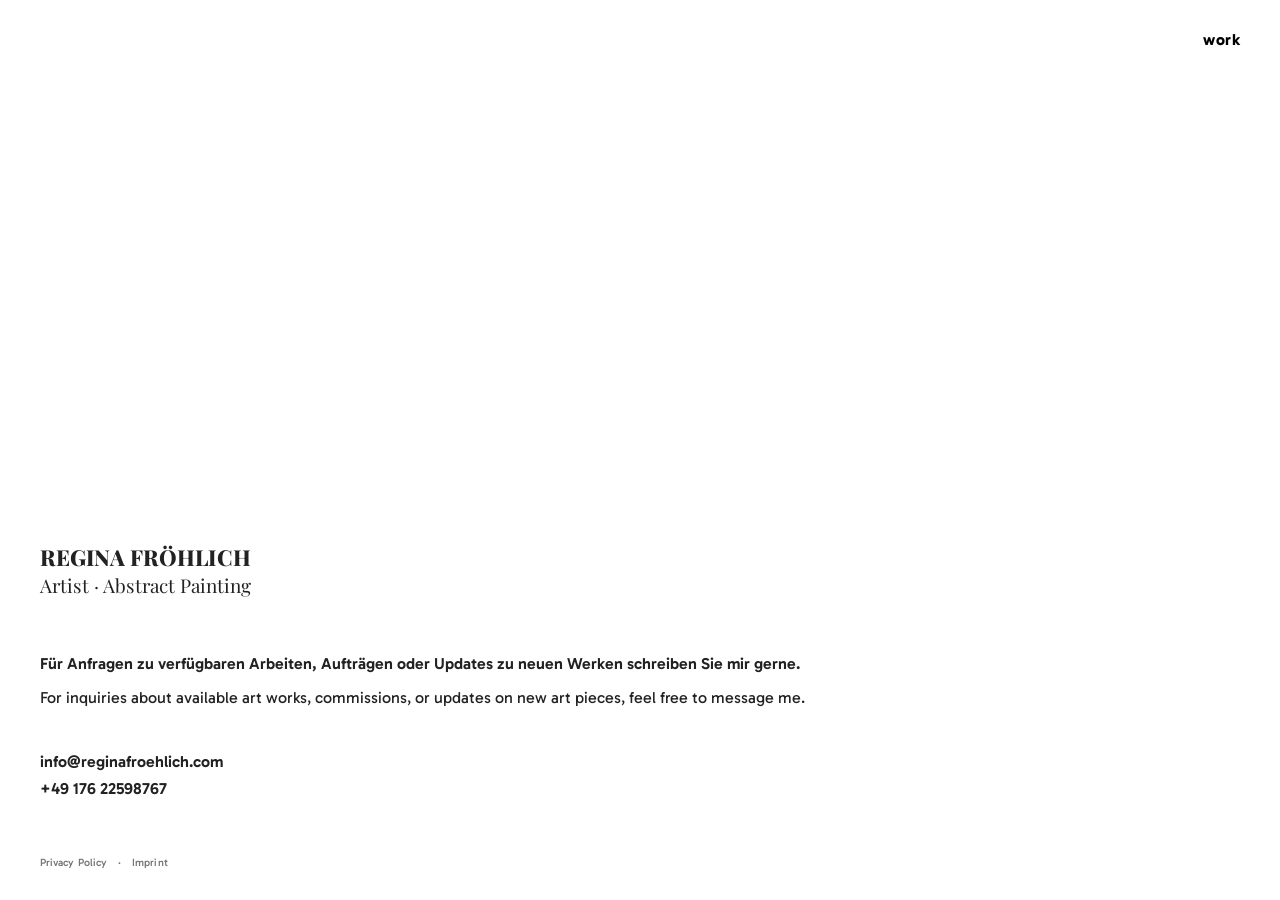
<file: contact.html>
<!DOCTYPE html>
<html lang="en">

<head>
    <meta charset="UTF-8">
    <meta name="viewport" content="width=device-width, initial-scale=1.0">

    <title>Regina Fröhlich | Visual Artist</title>
    <meta name="description" content="Original abstract paintings and mixed-media works">

    <!-- FAVICON -->
    <link rel="icon" type="image/png" sizes="512x512" href="assets/favicon/Favicon-512x512.png">
    <link rel="icon" type="image/png" sizes="192x192" href="assets/favicon/Favicon-512x512.png">
    <link rel="apple-touch-icon" href="assets/favicon/Favicon-512x512.png">

    <!-- FALLBACK SVG FAVICON -->
    <link rel="icon"
        href="data:image/svg+xml,<svg xmlns='http://www.w3.org/2000/svg' viewBox='0 0 512 512'><rect width='512' height='512' fill='%23ffffff'/></svg>">

    <!-- MAIN STYLESHEET -->
    <link rel="stylesheet" href="css/style.css">

    <!-- GOOGLE FONTS -->
    <link
        href="https://fonts.googleapis.com/css2?family=Playfair+Display:wght@400;600;700;800&family=Gabarito:wght@300;400;500;600;700&display=swap"
        rel="stylesheet">

    <style>
        :root {
            --ink: #222222;
            --bg: #ffffff;
            --page-margin: 40px;
        }

        * { margin: 0; padding: 0; box-sizing: border-box; }

        html, body {
            width: 100%;
            min-height: 100%;
            background: var(--bg);
            color: var(--ink);
        }

        body {
            overflow-x: hidden;
            font-family: 'Gabarito', sans-serif;
        }

        /* TOP-RIGHT NAVIGATION */
        .top-right {
            position: fixed !important;
            top: 30px !important;
            right: 40px !important;
            left: auto !important;
            bottom: auto !important;
            z-index: 1000 !important;
            display: block !important;
            width: auto !important;
            height: auto !important;
            margin: 0 !important;
            padding: 0 !important;
            font-family: 'Gabarito', sans-serif !important;
            font-weight: 700 !important;
            font-size: 12pt !important;
            line-height: normal !important;
            text-align: right !important;
            transform: none !important;
        }

        .top-right a {
            display: inline !important;
            position: static !important;
            margin: 0 !important;
            padding: 0 !important;
            font-family: 'Gabarito', sans-serif !important;
            font-weight: 700 !important;
            font-size: 12pt !important;
            line-height: normal !important;
            letter-spacing: 0.5px !important;
            color: #000000 !important;
            text-decoration: none !important;
            vertical-align: baseline !important;
            transform: none !important;
        }

        .top-right a:hover { opacity: 0.6; }

        .top-left { display: none !important; }

        /* CONTACT CONTAINER */
        .contact-container {
            position: fixed !important;
            left: var(--page-margin) !important;
            bottom: 30px !important;
            top: auto !important;
            right: auto !important;
            transform: none !important;
            width: calc(100vw - (var(--page-margin) * 2)) !important;
            max-width: calc(100vw - (var(--page-margin) * 2)) !important;
            margin: 0 !important;
            padding: 0 !important;
            display: flex !important;
            flex-direction: column !important;
            align-items: flex-start !important;
            justify-content: flex-end !important;
            text-align: left !important;
        }

        /* wrapper around everything except the legal line */
        .contact-body {
            display: block;
            width: 100%;
        }

        .name-block {
            display: block !important;
            position: relative !important;
            width: max-content !important;
            max-width: 100% !important;
            margin: 0 !important;
            padding: 0 !important;
            overflow: visible !important;
        }

        .contact-name {
            display: block !important;
            width: max-content !important;
            margin: 0 0 5px 0 !important;
            padding: 0 !important;
            font-family: 'Playfair Display', serif !important;
            font-size: 22px !important;
            line-height: 1.15 !important;
            font-weight: 800 !important;
            font-style: normal !important;
            color: #222222 !important;
            letter-spacing: normal !important;
            text-transform: none !important;
            white-space: nowrap !important;
            text-align: left !important;
            transform-origin: left center !important;
            transform: scaleX(var(--name-scale, 1));
        }

        .contact-tagline {
            display: block !important;
            width: max-content !important;
            margin: 0 !important;
            padding: 0 !important;
            font-family: 'Playfair Display', serif !important;
            font-size: 19px !important;
            line-height: 1.15 !important;
            font-weight: 400 !important;
            font-style: normal !important;
            color: #222222 !important;
            letter-spacing: normal !important;
            white-space: nowrap !important;
            text-align: left !important;
        }

        .contact-inquiry-german,
        .contact-inquiry-english {
            display: block;
            font-family: 'Gabarito', sans-serif !important;
            font-size: 12pt !important;
            line-height: 1.5 !important;
            color: #222222 !important;
            letter-spacing: normal !important;
            white-space: nowrap !important;
        }

        .contact-inquiry-german {
            margin: 55px 0 10px 0 !important;
            padding: 0 !important;
            font-weight: 600 !important;
            transform-origin: left center !important;
            transform: scaleX(var(--german-inquiry-scale, 1));
        }

        .contact-inquiry-english {
            margin: 0 0 40px 0 !important;
            padding: 0 !important;
            font-weight: 400 !important;
            transform: none !important;
        }

        .contact-links {
            display: flex !important;
            flex-direction: column !important;
            align-items: flex-start !important;
            gap: 3px !important;
            margin: 0 0 55px 0 !important;
            padding: 0 !important;
        }

        .contact-links a {
            display: block;
            margin: 0 !important;
            padding: 0 !important;
            font-family: 'Gabarito', sans-serif !important;
            font-size: 12pt !important;
            line-height: 1.5 !important;
            font-weight: 600 !important;
            color: #222222 !important;
            letter-spacing: normal !important;
            text-decoration: none !important;
            white-space: nowrap;
            transition: opacity 0.2s ease;
        }

        .contact-links a:hover { opacity: 0.55; }

        .legal-links {
            flex-direction: row !important;
            align-items: center !important;
            justify-content: flex-start !important;
            width: max-content !important;
            margin: 0 !important;
            padding: 0 !important;
            font-family: 'Gabarito', sans-serif !important;
            font-size: 8pt !important;
            line-height: 1.3 !important;
            font-weight: 500 !important;
            letter-spacing: 0.07px !important;
            color: #777777 !important;
            white-space: nowrap !important;
            position: static !important;
            left: auto !important;
        }

        .legal-links a {
            display: inline-block !important;
            margin: 0 !important;
            padding: 0 !important;
            color: #777777 !important;
            text-decoration: none !important;
            transition: opacity 0.2s ease;
        }

        .legal-links a:hover { opacity: 0.55; }

        .legal-links span {
            margin: 0 8px !important;
            padding: 0 !important;
            color: #777777 !important;
        }

        /* TABLET */
        @media (max-width: 1100px) {
            :root { --page-margin: 30px; }

            .top-right { top: 20px !important; right: 30px !important; font-size: 11pt !important; }
            .top-right a { font-size: 11pt !important; }
            .contact-name { font-size: 21px !important; }
            .contact-tagline { font-size: 19px !important; }
        }

        /* =====================================================
           MOBILE  — matches the work page proportions
           (titles 20px Playfair 800, text 12pt Gabarito 500,
           20px side margin)
        ===================================================== */
        @media (max-width: 768px) {
            :root {
                --page-margin: 20px;
                --work-bottom: 38px;   /* bottom edge of the "work" link (tweak if needed) */
                --gap-name: 34px;      /* name block  ->  German text   (keep equal to --gap-legal) */
                --gap-links: 26px;     /* English text -> email / phone */
                --gap-legal: 34px;     /* phone -> "Privacy Policy · Imprint" (keep equal to --gap-name) */
            }

            .top-right { top: 20px !important; right: 20px !important; font-size: 11pt !important; }
            .top-right a { font-size: 11pt !important; font-weight: 700 !important; }

            /* The whole text block (incl. legal line) is centred between
               the bottom of "work" and the bottom of the screen, so
               space(work -> name) = space(legal -> screen bottom). */
            .contact-container {
                top: var(--work-bottom) !important;
                bottom: 0 !important;
                left: var(--page-margin) !important;
                right: auto !important;
                width: calc(100vw - (var(--page-margin) * 2)) !important;
                max-width: calc(100vw - (var(--page-margin) * 2)) !important;
                justify-content: center !important;
            }

            /* Name: same as work-page titles, NO stretching */
            .contact-name {
                font-size: 20px !important;
                font-weight: 800 !important;
                line-height: 1.15 !important;
                margin-bottom: 6px !important;
                letter-spacing: normal !important;
                transform: none !important;
            }

            /* Tagline: size is fitted by script so its last letter lines up with the name */
            .contact-tagline {
                font-size: 20px !important;
                font-weight: 400 !important;
                line-height: 1.15 !important;
            }

            /* German contact inquiry */
            .contact-inquiry-german {
                display: block !important;
                width: 100% !important;
                max-width: 100% !important;
                min-width: 0 !important;
                box-sizing: border-box !important;
                font-size: 12pt !important;
                line-height: 1.5 !important;
                font-weight: 600 !important;
                letter-spacing: normal !important;
                word-spacing: normal !important;
                white-space: normal !important;
                overflow-wrap: anywhere !important;
                word-break: normal !important;
                hyphens: auto !important;
                text-align: justify !important;
                text-align-last: left !important;
                transform: none !important;
                margin: var(--gap-name) 0 12px 0 !important;
            }

            /* English contact inquiry */
            .contact-inquiry-english {
                display: block !important;
                width: 100% !important;
                max-width: 100% !important;
                min-width: 0 !important;
                box-sizing: border-box !important;
                font-size: 12pt !important;
                line-height: 1.5 !important;
                font-weight: 500 !important;
                letter-spacing: normal !important;
                word-spacing: normal !important;
                white-space: normal !important;
                overflow-wrap: anywhere !important;
                word-break: normal !important;
                hyphens: auto !important;
                text-align: justify !important;
                text-align-last: left !important;
                transform: none !important;
                margin: 0 0 var(--gap-links) 0 !important;
            }

            /* Email + phone: same as materials lines on the work page */
            .contact-links { gap: 4px !important; margin: 0 !important; }

            .contact-links a {
                font-size: 12pt !important;
                line-height: 1.5 !important;
                font-weight: 600 !important;
            }

            /* Legal: width set by script so it ends exactly under the phone number */
            .legal-links {
                display: flex !important;
                justify-content: space-between !important;
                font-size: 8pt !important;
                margin: var(--gap-legal) 0 0 0 !important;
            }
            .legal-links span { margin: 0 !important; }
        }
    </style>
</head>

<body>

    <div class="top-right">
        <a href="index.html">work</a>
    </div>

    <main class="contact-container">

        <div class="contact-body">

            <div class="name-block">
                <h1 class="contact-name">REGINA FRÖHLICH</h1>
                <p class="contact-tagline">Artist · Abstract Painting</p>
            </div>

            <p class="contact-inquiry-german">
                Für Anfragen zu verfügbaren Arbeiten, Aufträgen oder Updates zu neuen Werken schreiben Sie mir gerne.
            </p>

            <p class="contact-inquiry-english">
                For inquiries about available art works, commissions, or updates on new art pieces, feel free to message me.
            </p>

            <div class="contact-links">
                <a href="mailto:info@reginafroehlich.com">info@reginafroehlich.com</a>
                <a class="phone-link" href="https://wa.me/4917622598767" target="_blank" rel="noopener noreferrer">+49 176 22598767</a>
            </div>

        </div>

        <div class="legal-links">
            <a href="privacy.html">Privacy Policy</a>
            <span>·</span>
            <a href="imprint.html">Imprint</a>
        </div>

    </main>

    <script>
        const isMobile = () => window.innerWidth <= 768;

        /* Name width = tagline width (DESKTOP ONLY) */
        function alignContactTitle() {
            const name = document.querySelector('.contact-name');
            const tagline = document.querySelector('.contact-tagline');
            if (!name || !tagline) return;

            name.style.setProperty('--name-scale', '1');
            tagline.style.removeProperty('font-size');

            if (isMobile()) {
                /* Mobile: name stays 20px (no stretching); the tagline is
                   resized so its last letter ends under the name's last letter */
                const nW = name.getBoundingClientRect().width;
                const tW = tagline.getBoundingClientRect().width;
                if (!nW || !tW) return;
                const size = parseFloat(getComputedStyle(tagline).fontSize);
                tagline.style.setProperty('font-size', (size * nW / tW) + 'px', 'important');
                return;
            }

            const nameWidth = name.getBoundingClientRect().width;
            const taglineWidth = tagline.getBoundingClientRect().width;
            if (!nameWidth || !taglineWidth) return;

            name.style.setProperty('--name-scale', taglineWidth / nameWidth);
        }

        /* German width = English width (DESKTOP ONLY) */
        function alignInquiryText() {
            const german = document.querySelector('.contact-inquiry-german');
            const english = document.querySelector('.contact-inquiry-english');
            if (!german || !english) return;

            german.style.setProperty('--german-inquiry-scale', '1');
            if (isMobile()) return;

            const germanWidth = german.getBoundingClientRect().width;
            const englishWidth = english.getBoundingClientRect().width;
            if (!germanWidth || !englishWidth) return;

            german.style.setProperty('--german-inquiry-scale', englishWidth / germanWidth);
        }

        /* MOBILE: legal line ends exactly where the phone number ends */
        function alignLegal() {
            const legal = document.querySelector('.legal-links');
            const phone = document.querySelector('.phone-link');
            if (!legal || !phone) return;

            if (!isMobile()) {
                legal.style.removeProperty('width');
                return;
            }
            legal.style.setProperty('width', phone.getBoundingClientRect().width + 'px', 'important');
        }

        function alignAll() {
            alignContactTitle();
            alignInquiryText();
            alignLegal();
        }

        if (document.fonts && document.fonts.ready) {
            document.fonts.ready.then(alignAll);
        } else {
            window.addEventListener('load', alignAll);
        }

        window.addEventListener('resize', alignAll);
        window.addEventListener('load', function () { setTimeout(alignAll, 100); });
    </script>

</body>
</html>
</file>
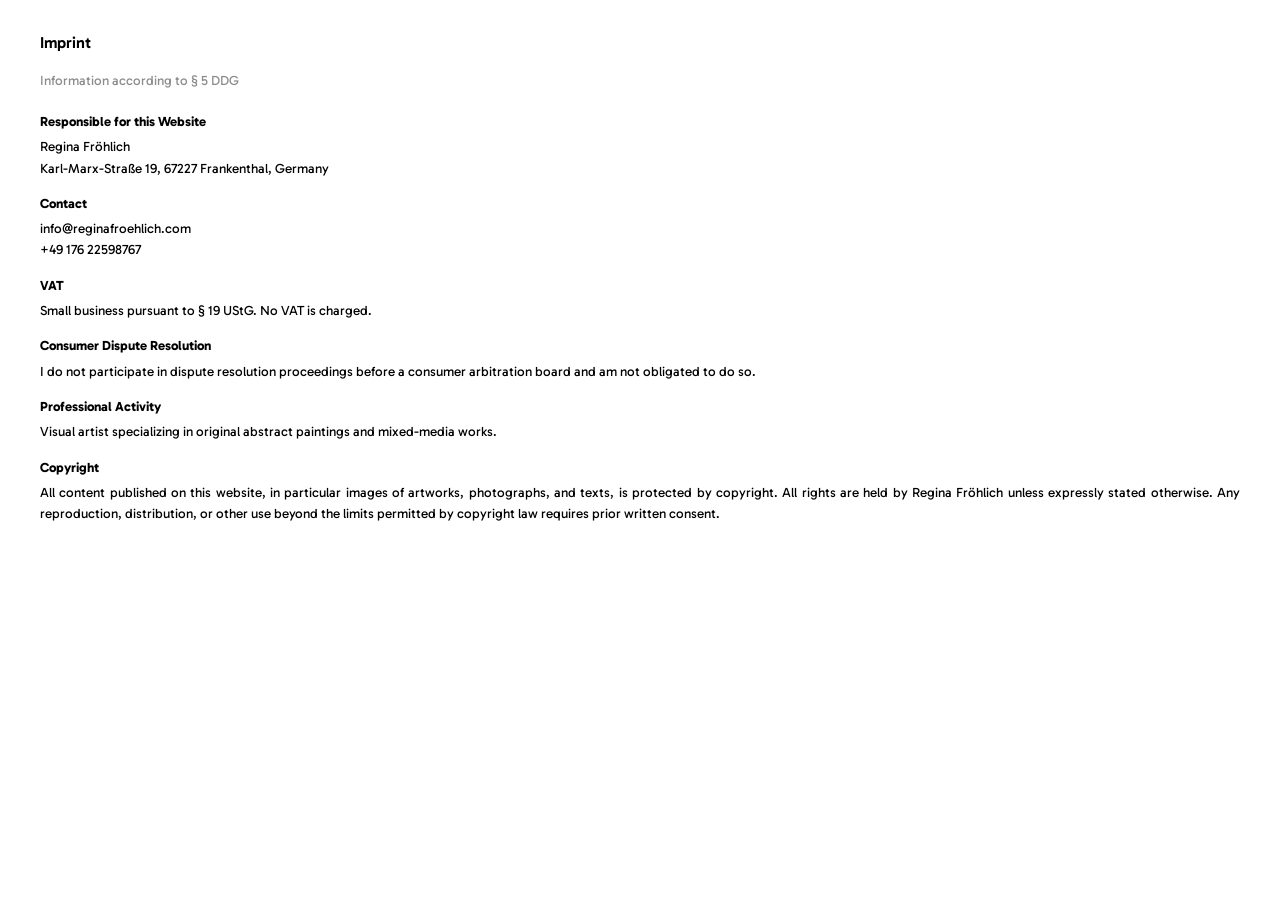
<file: imprint.html>
<!DOCTYPE html>
<html lang="en">

<head>
    <meta charset="UTF-8">
    <meta name="viewport" content="width=device-width, initial-scale=1.0">

    <title>REGINA FRÖHLICH - Imprint</title>

    <meta name="description" content="Imprint and legal information for Regina Fröhlich's artist portfolio website.">

    <!-- FAVICON -->
    <link rel="icon" type="image/png" sizes="512x512" href="assets/favicon/Favicon-512x512.png">
    <link rel="icon" type="image/png" sizes="192x192" href="assets/favicon/Favicon-512x512.png">
    <link rel="apple-touch-icon" href="assets/favicon/Favicon-512x512.png">

    <!-- FALLBACK SVG FAVICON -->
    <link rel="icon" href="data:image/svg+xml,<svg xmlns='http://www.w3.org/2000/svg' viewBox='0 0 512 512'><rect width='512' height='512' fill='%23ffffff'/></svg>">

    <!-- MAIN STYLESHEET -->
    <link rel="stylesheet" href="css/style.css">

    <!-- GOOGLE FONTS -->
    <link href="https://fonts.googleapis.com/css2?family=Gabarito:wght@400;500;700&display=swap" rel="stylesheet">

    <style>
        /* =========================================
           RESET
        ========================================= */

        * {
            margin: 0;
            padding: 0;
            box-sizing: border-box;
        }

        /* =========================================
           BODY
        ========================================= */

        body {
            background: #fff;
            font-family: "Gabarito", sans-serif;
            font-weight: 400;
            font-size: 10pt;
            line-height: 1.6;
            color: #000;

            /* Enable hyphenation */
            hyphens: auto;
            -webkit-hyphens: auto;
            -ms-hyphens: auto;

            overflow-x: hidden;
        }

        /* =========================================
           LEGAL PAGE CONTAINER
        ========================================= */

        .container {
            width: calc(100% - 80px);
            max-width: none;
            margin: 30px 40px 30px;
            padding: 0 0 60px;
        }

        /* =========================================
           MAIN TITLE
        ========================================= */

        h1 {
            font-family: "Gabarito", sans-serif;
            font-weight: 600;
            font-size: 12pt;
            text-align: left;
            margin-bottom: 2px;
        }

        /* =========================================
           SUBTITLE
        ========================================= */

        h5 {
            text-align: left;
            font-family: "Gabarito", sans-serif;
            font-weight: 400;
            font-size: 10pt;
            color: #8c8c8c;
            margin-bottom: 20px;
            margin-top: 14px;
        }

        /* =========================================
           SECTION HEADINGS
        ========================================= */

        h2 {
            font-family: "Gabarito", sans-serif;
            font-weight: 700;
            font-size: 10pt;
            margin-top: 14px;
            margin-bottom: 4px;
            text-align: left;
        }

        /* =========================================
           PARAGRAPHS
        ========================================= */

        p {
            font-family: "Gabarito", sans-serif;
            font-weight: 400;
            font-size: 10pt;
            line-height: 1.6;
            margin-bottom: 8px;

            /* Justified text */
            text-align: justify;
            text-justify: inter-word;

            /* Automatic hyphenation */
            hyphens: auto;
            -webkit-hyphens: auto;
            -ms-hyphens: auto;
        }

        /* =========================================
           LINKS
        ========================================= */

        a {
            color: #000;
            text-decoration: none;
        }

        a:hover {
            opacity: 0.6;
        }

        /* =========================================
           MOBILE
        ========================================= */

        @media (max-width: 768px) {

            .container {
                width: calc(100% - 40px);
                max-width: none;
                margin: 30px 20px 30px;
                padding: 0 0 50px;
            }

            p {
                text-align: justify;
                text-justify: inter-word;

                hyphens: auto;
                -webkit-hyphens: auto;
                -ms-hyphens: auto;
            }
        }
    </style>

</head>

<body>

    <main class="container">

        <h1>Imprint</h1>

        <h5>Information according to § 5 DDG</h5>


        <h2>Responsible for this Website</h2>

        <p>
            Regina Fröhlich<br>
            Karl-Marx-Straße 19, 67227 Frankenthal, Germany
        </p>


        <h2>Contact</h2>

        <p>
            <a href="mailto:info@reginafroehlich.com">info@reginafroehlich.com</a><br>
            <a href="https://wa.me/4917622598767"
               target="_blank"
               rel="noopener noreferrer">+49&nbsp;176&nbsp;22598767</a>
        </p>


        <h2>VAT</h2>

        <p>
            Small business pursuant to § 19 UStG. No VAT is charged.
        </p>


        <h2>Consumer Dispute Resolution</h2>

        <p>
            I do not participate in dispute resolution proceedings before a consumer arbitration board and am not obligated to do so.
        </p>


        <h2>Professional Activity</h2>

        <p>
            Visual artist specializing in original abstract paintings and mixed-media works.
        </p>


        <h2>Copyright</h2>

        <p>
            All content published on this website, in particular images of artworks, photographs, and texts, is protected by copyright. All rights are held by Regina Fröhlich unless expressly stated otherwise. Any reproduction, distribution, or other use beyond the limits permitted by copyright law requires prior written consent.
        </p>

    </main>

</body>
</html>
</file>
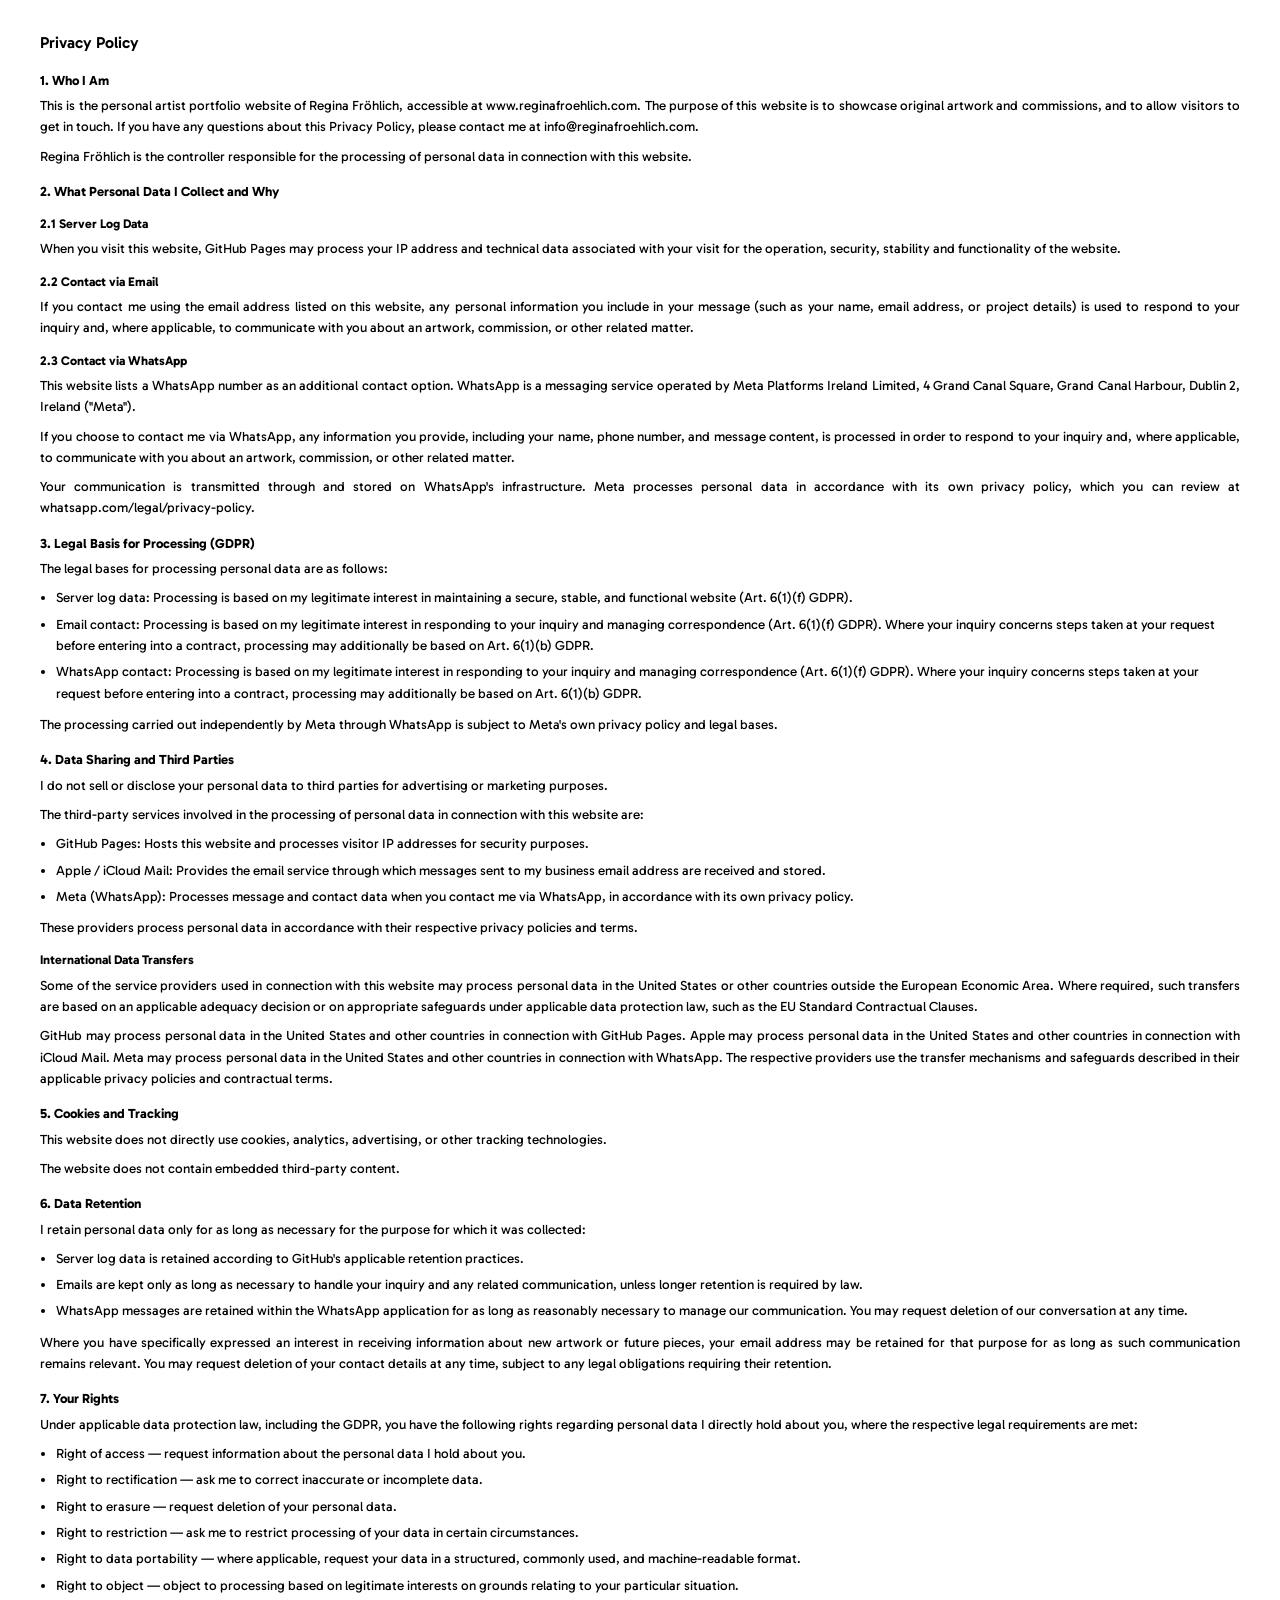
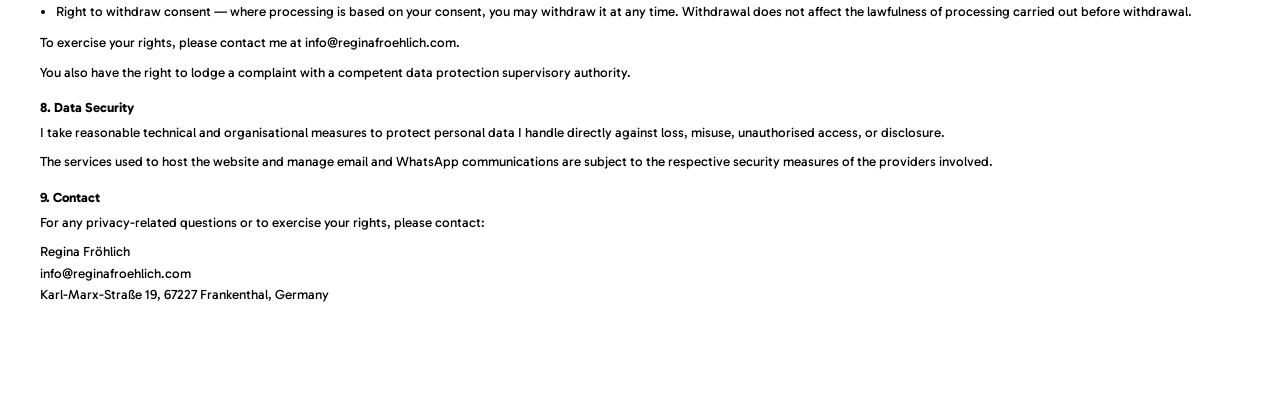
<file: privacy.html>
<!DOCTYPE html>
<html lang="en">
<head>
<meta charset="UTF-8">
<meta name="viewport" content="width=device-width, initial-scale=1.0">

<title>REGINA FRÖHLICH - Privacy Policy</title>

<meta name="description" content="Privacy policy for Regina Fröhlich's artist portfolio website. Learn about data collection, your rights, and how your information is handled.">

<link rel="icon" type="image/png" sizes="512x512" href="assets/favicon/Favicon-512x512.png">
<link rel="icon" type="image/png" sizes="192x192" href="assets/favicon/Favicon-512x512.png">
<link rel="apple-touch-icon" href="assets/favicon/Favicon-512x512.png">
<link rel="icon" href="data:image/svg+xml,<svg xmlns='http://www.w3.org/2000/svg' viewBox='0 0 512 512'><rect width='512' height='512' fill='%23ffffff'/></svg>">

<link rel="stylesheet" href="css/style.css">

<link href="https://fonts.googleapis.com/css2?family=Gabarito:wght@400;500;700&display=swap" rel="stylesheet">


<style>

/* =========================================
   RESET
========================================= */

* {
    margin: 0;
    padding: 0;
    box-sizing: border-box;
}


/* =========================================
   BODY
========================================= */

body {
    background: #fff;
    font-family: "Gabarito", sans-serif;
    font-weight: 400;
    font-size: 10pt;
    line-height: 1.6;
    color: #000;

    /* Enable hyphenation */
    hyphens: auto;
    -webkit-hyphens: auto;
    -ms-hyphens: auto;

    overflow-x: hidden;
}


/* =========================================
   LEGAL PAGE CONTAINER
   Matches the site's horizontal spacing.

   Desktop:
   40px left
   40px right

   No max-width restriction so the text
   can extend to the same right boundary
   as the site's navigation.
========================================= */

.container {
    width: calc(100% - 80px);
    max-width: none;

    margin: 30px 40px 30px;
    padding: 0 0 60px;
}


/* =========================================
   MAIN TITLE
========================================= */

h1 {
    font-family: "Gabarito", sans-serif;
    font-weight: 600;
    /* font-size: 18px; */
    font-size: 12pt;
    text-align: left;

    margin-bottom: 2px;
}


/* =========================================
   SECTION HEADINGS
========================================= */

h2 {
    font-family: "Gabarito", sans-serif;
    font-weight: 700;
    font-size: 10pt;

    margin-top: 14px;
    margin-bottom: 4px;

    text-align: left;
}


h3 {
    font-family: "Gabarito", sans-serif;
    font-weight: 700;
    font-size: 9.5pt;

    margin-top: 12px;
    margin-bottom: 4px;

    text-align: left;
}


/* =========================================
   PARAGRAPHS
   Justified text preserved.
========================================= */

p {
    font-family: "Gabarito", sans-serif;
    font-weight: 400;
    font-size: 10pt;
    line-height: 1.6;

    margin-bottom: 8px;

    text-align: justify;
    text-justify: inter-word;

    hyphens: auto;
    -webkit-hyphens: auto;
    -ms-hyphens: auto;
}


/* =========================================
   LISTS
========================================= */

ul {
    margin: 0 0 10px 16px;
    padding: 0;
}


li {
    font-family: "Gabarito", sans-serif;
    font-weight: 400;
    font-size: 10pt;
    line-height: 1.6;

    margin-bottom: 5px;

    text-align: left;
}


/* =========================================
   LINKS
========================================= */

a {
    color: #000;
    text-decoration: none;
}


a:hover {
    opacity: 0.6;
}


/* =========================================
   MOBILE
========================================= */

@media (max-width: 768px) {

    /*
       Keep the same 20px side spacing
       as the homepage/contact layout.
    */

    .container {
        width: calc(100% - 40px);
        max-width: none;

        margin: 30px 20px 30px;
        padding: 0 0 50px;
    }


    /*
       Keep paragraphs justified on mobile.
    */

    p {
        text-align: justify;
        text-justify: inter-word;

        hyphens: auto;
        -webkit-hyphens: auto;
        -ms-hyphens: auto;
    }

}

</style>

</head>


<body>


<div class="container">


<h1>Privacy Policy</h1>


<h2>1. Who I Am</h2>

<p>
This is the personal artist portfolio website of Regina Fröhlich, accessible at www.reginafroehlich.com. The purpose of this website is to showcase original artwork and commissions, and to allow visitors to get in touch. If you have any questions about this Privacy Policy, please contact me at info@reginafroehlich.com.
</p>

<p>
Regina Fröhlich is the controller responsible for the processing of personal data in connection with this website.
</p>


<h2>2. What Personal Data I Collect and Why</h2>


<h3>2.1 Server Log Data</h3>

<p>
When you visit this website, GitHub Pages may process your IP address and technical data associated with your visit for the operation, security, stability and functionality of the website.
</p>


<h3>2.2 Contact via Email</h3>

<p>
If you contact me using the email address listed on this website, any personal information you include in your message (such as your name, email address, or project details) is used to respond to your inquiry and, where applicable, to communicate with you about an artwork, commission, or other related matter.
</p>


<h3>2.3 Contact via WhatsApp</h3>

<p>
This website lists a WhatsApp number as an additional contact option. WhatsApp is a messaging service operated by Meta Platforms Ireland Limited, 4 Grand Canal Square, Grand Canal Harbour, Dublin 2, Ireland ("Meta").
</p>

<p>
If you choose to contact me via WhatsApp, any information you provide, including your name, phone number, and message content, is processed in order to respond to your inquiry and, where applicable, to communicate with you about an artwork, commission, or other related matter.
</p>

<p>
Your communication is transmitted through and stored on WhatsApp's infrastructure. Meta processes personal data in accordance with its own privacy policy, which you can review at whatsapp.com/legal/privacy-policy.
</p>


<h2>3. Legal Basis for Processing (GDPR)</h2>

<p>
The legal bases for processing personal data are as follows:
</p>

<ul>
<li>Server log data: Processing is based on my legitimate interest in maintaining a secure, stable, and functional website (Art. 6(1)(f) GDPR).</li>

<li>Email contact: Processing is based on my legitimate interest in responding to your inquiry and managing correspondence (Art. 6(1)(f) GDPR). Where your inquiry concerns steps taken at your request before entering into a contract, processing may additionally be based on Art. 6(1)(b) GDPR.</li>

<li>WhatsApp contact: Processing is based on my legitimate interest in responding to your inquiry and managing correspondence (Art. 6(1)(f) GDPR). Where your inquiry concerns steps taken at your request before entering into a contract, processing may additionally be based on Art. 6(1)(b) GDPR.</li>
</ul>

<p>
The processing carried out independently by Meta through WhatsApp is subject to Meta's own privacy policy and legal bases.
</p>


<h2>4. Data Sharing and Third Parties</h2>

<p>
I do not sell or disclose your personal data to third parties for advertising or marketing purposes.
</p>

<p>
The third-party services involved in the processing of personal data in connection with this website are:
</p>

<ul>
<li>GitHub Pages: Hosts this website and processes visitor IP addresses for security purposes.</li>

<li>Apple / iCloud Mail: Provides the email service through which messages sent to my business email address are received and stored.</li>

<li>Meta (WhatsApp): Processes message and contact data when you contact me via WhatsApp, in accordance with its own privacy policy.</li>
</ul>

<p>
These providers process personal data in accordance with their respective privacy policies and terms.
</p>


<h3>International Data Transfers</h3>

<p>
Some of the service providers used in connection with this website may process personal data in the United States or other countries outside the European Economic Area. Where required, such transfers are based on an applicable adequacy decision or on appropriate safeguards under applicable data protection law, such as the EU Standard Contractual Clauses.
</p>

<p>
GitHub may process personal data in the United States and other countries in connection with GitHub Pages. Apple may process personal data in the United States and other countries in connection with iCloud Mail. Meta may process personal data in the United States and other countries in connection with WhatsApp. The respective providers use the transfer mechanisms and safeguards described in their applicable privacy policies and contractual terms.
</p>


<h2>5. Cookies and Tracking</h2>

<p>
This website does not directly use cookies, analytics, advertising, or other tracking technologies.
</p>

<p>
The website does not contain embedded third-party content.
</p>


<h2>6. Data Retention</h2>

<p>
I retain personal data only for as long as necessary for the purpose for which it was collected:
</p>

<ul>
<li>Server log data is retained according to GitHub's applicable retention practices.</li>

<li>Emails are kept only as long as necessary to handle your inquiry and any related communication, unless longer retention is required by law.</li>

<li>WhatsApp messages are retained within the WhatsApp application for as long as reasonably necessary to manage our communication. You may request deletion of our conversation at any time.</li>
</ul>

<p>
Where you have specifically expressed an interest in receiving information about new artwork or future pieces, your email address may be retained for that purpose for as long as such communication remains relevant. You may request deletion of your contact details at any time, subject to any legal obligations requiring their retention.
</p>


<h2>7. Your Rights</h2>

<p>
Under applicable data protection law, including the GDPR, you have the following rights regarding personal data I directly hold about you, where the respective legal requirements are met:
</p>

<ul>
<li>Right of access — request information about the personal data I hold about you.</li>

<li>Right to rectification — ask me to correct inaccurate or incomplete data.</li>

<li>Right to erasure — request deletion of your personal data.</li>

<li>Right to restriction — ask me to restrict processing of your data in certain circumstances.</li>

<li>Right to data portability — where applicable, request your data in a structured, commonly used, and machine-readable format.</li>

<li>Right to object — object to processing based on legitimate interests on grounds relating to your particular situation.</li>

<li>Right to withdraw consent — where processing is based on your consent, you may withdraw it at any time. Withdrawal does not affect the lawfulness of processing carried out before withdrawal.</li>
</ul>

<p>
To exercise your rights, please contact me at info@reginafroehlich.com.
</p>

<p>
You also have the right to lodge a complaint with a competent data protection supervisory authority.
</p>


<h2>8. Data Security</h2>

<p>
I take reasonable technical and organisational measures to protect personal data I handle directly against loss, misuse, unauthorised access, or disclosure.
</p>

<p>
The services used to host the website and manage email and WhatsApp communications are subject to the respective security measures of the providers involved.
</p>


<h2>9. Contact</h2>

<p>
For any privacy-related questions or to exercise your rights, please contact:
</p>

<p>
Regina Fröhlich<br>
<a href="mailto:info@reginafroehlich.com">info@reginafroehlich.com</a><br>
Karl-Marx-Straße 19, 67227 Frankenthal, Germany
</p>


</div>


</body>
</html>
</file>
<file: css/style.css>
* {
    margin: 0;
    padding: 0;
    box-sizing: border-box;
}

body {
    font-family: 'Gabarito', sans-serif;
    /* font-weight: 400; */
    overflow-x: hidden;
    background-color: #ffffff;  /* Clean white background */
    
}

/* Top right navigation - matches PDF */
.top-right {
    position: fixed;
    top: 30px;
    right: 40px;
    z-index: 1000;
    font-family: 'Gabarito', sans-serif;
    font-weight: 700;
    font-size: 12pt;
}

.top-right a {
    text-decoration: none;
    color: #000;
    font-family: 'Gabarito', sans-serif;
    font-weight: 700;
    font-size: 12pt;
    letter-spacing: 0.5px;
}

.top-right a:hover {
    opacity: 0.6;
}

/* Scroll container - with gaps between slides */
.scroll-container {
    width: 100%;
    display: flex;
    flex-direction: column;
    gap: 20px;              /* Gap between each image */
    padding: 10px 0;         /* Space at top and bottom */
    background-color: #ffffff; /* White background */
    -webkit-overflow-scrolling: touch;
    
}

/* Each slide */
.scroll-item {
    display: block;
    height: 97vh;           
    width: 100%;
    /* cursor: pointer; */
    text-decoration: none;
    display: flex;
    justify-content: center;  
    align-items: center;      
    background-color: #ffffff; 
        aspect-ratio: 3 / 4; /* ✅ ADD THIS LINE */

}

/* Images maintain their natural proportions */
.scroll-item img {
    height: 100%;             /* Fill the slide height */
    width: auto;              /* Width adjusts to maintain aspect ratio */
    max-width: 100%;          /* Prevent overflow */
    display: block;
    object-fit: contain;
}
/* ARTWORK TEXT */

.art-info{
position:absolute;
left:40px;
bottom:2px;
width:250px;
color:#000;
}


.art-info h2 {
font-family:'Playfair Display',serif;
font-size:22px;
margin-bottom:40px;
font-weight: 800;
color: #222222;
}


.art-info p{
    font-size:12pt;
    line-height:1.5;
    margin-bottom:10px;
    font-weight:500;
    color: #222222;
}

/* Remove any background colors from slides */
.scroll-item {
    background-color: #ffffff;
}

@media (max-width:1100px){

/* container spacing */
.scroll-container{
gap:70px;
padding:40px 30px;
}

/* artwork block */
.scroll-item{
height:auto;
flex-direction:column;   /* stack text and image */
align-items:flex-start;
padding:20px 0;
}

/* title + description */
.art-info{
position:static;         /* remove absolute positioning */
width:100%;
margin-top:30px;         /* space ABOVE title */
margin-bottom:25px;      /* space BEFORE image */
}

/* title */
.art-info h2{
font-size:21px;
margin-bottom:14px;
}

/* description */
.art-info p{
line-height:1.6;
margin-bottom:12px;
}

/* image */
.scroll-item img{
height:auto;
width:100%;
object-fit:contain;
}

.top-right {
        position: fixed !important;
        top: 20px !important;
        right: 30px !important;
        left: auto !important;
        width: auto !important;
        margin: 0 !important;
        padding: 0 !important;
        text-align: right !important;
    }

    .top-right a {
        display: block !important;
        margin: 0 !important;
        padding: 0 !important;
        font-size: 11pt !important;
        font-weight: 700 !important;
    }

}

/* @media (max-width:768px){

.scroll-container{
    gap:90px;                 
    padding:40px 20px 60px;
}

.scroll-item{
    height:auto;
    flex-direction:column;
    align-items:flex-start;
}

.art-info{
    position:static;
    width:100%;
    margin-top:40px;          
    margin-bottom:30px;       
}


.art-info h2{
    font-size:20px;
    margin-bottom:14px;
}


.art-info p{
    font-size:12pt;
    line-height:1.6;
    margin-bottom:12px;
}


.scroll-item img{
    height:auto;
    width:100%;
    object-fit:contain;
}


.top-right{
    top:20px;
    right:20px;
    font-size:11pt;
}

} */



@media (max-width:768px){

/* Container spacing between artworks */
.scroll-container{
    gap:90px;                 /* big space between artworks */
    padding:40px 20px 60px;
}

/* Each artwork block */
.scroll-item{
    height:auto;
    flex-direction:column;
    align-items:flex-start;
}

/* Title + description block - MOVED BELOW IMAGE */
.art-info{
    position:static;
    width:100%;
    margin-top:20px;          /* space AFTER image */
    margin-bottom:0;       
    order: 2;                  /* Ensures it appears after image */
}

/* Image - ENSURE IT APPEARS FIRST */
.scroll-item img{
    height:auto;
    width:100%;
    object-fit:contain;
    order: 1;                  /* Ensures image appears first */
}

/* Title */
.art-info h2{
    font-size:20px;
    margin-bottom:14px;
}

/* Description */
.art-info p{
    font-size:12pt;
    line-height:1.6;
    margin-bottom:12px;
}

/* Contact button position */
/*.top-right{
    top:20px;
    right:20px;
    font-size:11pt;
}*/


.top-right {
        position: fixed !important;
        top: 20px !important;
        right: 20px !important;
        left: auto !important;
        width: auto !important;
        margin: 0 !important;
        padding: 0 !important;
        text-align: right !important;
    }

    .top-right a {
        display: block !important;
        margin: 0 !important;
        padding: 0 !important;
        font-size: 11pt !important;
        font-weight: 700 !important;
    }

}














/* Contact Page */
.contact-container {
    display: flex;
    flex-direction: column;
    align-items: center;
    text-align: center;
    max-width: 700px;
    margin: 0 auto;
    padding: 70px 20px 80px;
}

/* Title */
.contact-name {
    font-family: 'Playfair Display', serif;
    font-weight: 800;
    font-size: 28pt;
    margin-bottom: 10px;
}

/* Divider */
.divider {
    font-size: 20pt;
    margin-bottom: 30px;
}

/* Bio */
.contact-bio {
    font-family: 'Gabarito', sans-serif;
    font-weight: 700;
    /* font-size: 13pt; */
    font-size: 12pt;
    line-height: 1.8;
    margin-bottom: 1px;
}

/* RF */
.contact-initials {
    font-family: 'Playfair Display', serif;
    font-weight: 800;
    /* font-size: 20pt; */
    font-size:22px;
    margin: 30px 0 50px;
}


/* Image */
.contact-image {
    margin-bottom: 30px;
}

.contact-image img {
    width: 100%;
    /* max-width: 260px; */
    max-width: 290px;

    height: auto;
    display: block;
}


/* Inquiry */
/* .contact-inquiry {
    font-family: 'Gabarito', sans-serif;
    font-weight: 700;
    font-size: 13pt;
    line-height: 1.6;
    margin-bottom: 15px;
}

@media (max-width:600px){

.contact-inquiry{
    text-align:center;
    font-family:'Gabarito', sans-serif;
    font-weight:700;
    font-size:13pt;
    line-height:1.7;
}

.contact-inquiry span{
    display:block;
}

.line1{
    margin-bottom:4px;
}

.line2{
    margin-bottom:4px;
}

} */


/* Inquiry */
.contact-inquiry {
    font-family: 'Gabarito', sans-serif;
    font-weight: 700;
    /* font-size: 13pt; */
     font-size: 12pt;
    line-height: 1.6;
    margin-bottom: 15px;
}

/* Desktop */
.contact-inquiry span{
    display:inline;
}

.desktop-break{
    display:block;
}

/* Mobile */
@media (max-width:600px){

.contact-inquiry{
    text-align:center;
    line-height:1.7;
}

.contact-inquiry span{
    display:block;
}

.desktop-break{
    display:none;
}

.line1{
    margin-bottom:4px;
}

.line2{
    margin-bottom:4px;
}

}


/* Contact links */
.contact-details {
    display: flex;
    flex-direction: column;
    gap: 35px;
}

.contact-signature{
    font-family: 'Gabarito', sans-serif;
    font-weight:700;
    /* font-size:13pt; */
     font-size: 12pt;
    margin:20px 0 40px;
}

.contact-details a {
    font-family: 'Gabarito', sans-serif;
    font-weight: 700;
    /* font-size: 13pt; */
     font-size: 12pt;
    text-decoration: none;
    color: #000;
}

/* NAV */
.top-left {
    position: fixed;
    top: 30px;
    left: 40px;
}

.top-left a {
    font-size: 20px;
    text-decoration: none;
    color: black;
}

.top-right {
    position: fixed;
    top: 30px;
    right: 40px;
}

.top-right a {
    font-family: 'Gabarito', sans-serif;
    font-weight: 700;
    font-size: 12pt;
    text-decoration: none;
    color: black;
}


/* legal links */

/* Legal links */
.legal-links {
    margin-top: 1px;
    text-align: center;
    font-family: 'Gabarito', sans-serif;
    font-weight: 700;
    font-size: 9pt;
}

.legal-links a {
    text-decoration: none;
    color: #000;
    display: inline-block;
    margin: 0 5px;
}

.legal-links a:hover {
    opacity: 0.6;
}

.legal-links span {
    margin: 0 5px;
}



/* Newsletter Inline Style */

/* Newsletter Inline Style */
.newsletter-inline {
    margin: 28px 0 70px;
    display: flex;
    justify-content: center;
    align-items: center;
    gap: 20px;  /* Reduced from 40px */
    flex-wrap: wrap;
    font-family: 'Gabarito', sans-serif;
    width: 100%;
}

.newsletter-text {
    font-weight: 700;
    /* font-size: 18px; */
     font-size: 12pt;
    white-space: nowrap;  /* Prevents text from wrapping */
}

.newsletter-form {
    display: flex;
    align-items: center;
    gap: 10px;  /* Space between input and button */
}

.newsletter-form input {
    border: none;
    background: transparent;
    padding: 8px 5px;
    /* font-size: 18px; */
     font-size: 12pt;
    outline: none;
    width: 200px;  /* Slightly wider */
    color: #000;
    font-family: 'Gabarito', sans-serif;
}

.newsletter-form input::placeholder {
    color: #999;
}

.newsletter-form button {
    border: none;
    background: none;
    font-weight: 700;
    /* font-size: 18px; */
     font-size: 12pt;
    cursor: pointer;
    padding: 8px 0;
    font-family: 'Gabarito', sans-serif;
   
}

.newsletter-form button:hover {
    opacity: 0.6;
}

/* For mobile - stack when screen is small */
/* @media (max-width: 600px) {
    .newsletter-inline {
        flex-direction: column;
        gap: 15px;
    }
    
    .newsletter-form {
        width: 100%;
        justify-content: center;
    }
    
    .newsletter-form input {
        width: 180px;
    }
} */

/* Fix for mobile newsletter button */
/* @media (max-width: 600px) {
    .newsletter-inline {
        flex-direction: column;
        gap: 15px;
        width: 100%;
    }
    
    .newsletter-form {
        display: flex;
        flex-direction: row;
        flex-wrap: nowrap;
        justify-content: center;
        align-items: center;
        width: 100%;
        gap: 10px;
    }
    
    .newsletter-form input {
        width: 180px;
        min-width: 150px;
        flex-shrink: 1;
    }
    
    .newsletter-form button {
        width: auto;
        min-width: 70px;
        flex-shrink: 0;
        padding: 8px 10px;
        white-space: nowrap;
    }
} */

/* Fix for mobile newsletter button */
@media (max-width: 600px) {
    .newsletter-inline {
        flex-direction: column;
        gap: 15px;
        width: 100%;
    }
    
    .newsletter-form {
        display: flex !important;
        flex-direction: row !important;
        flex-wrap: nowrap !important;
        justify-content: center !important;
        align-items: center !important;
        width: 100% !important;
        gap: 10px !important;
    }
    
    .newsletter-form input {
        width: 180px !important;
        min-width: 150px !important;
        flex-shrink: 1 !important;
        display: inline-block !important;
    }
    
    .newsletter-form button {
        width: auto !important;
        min-width: 70px !important;
        flex-shrink: 0 !important;
        padding: 8px 10px !important;
        white-space: nowrap !important;
        display: inline-block !important;
        background: transparent !important;
        border: none !important;
        font-weight: 700 !important;
        font-size: 18px !important;
        cursor: pointer !important;
        color: #000 !important;
        opacity: 1 !important;
        visibility: visible !important;
    }
    
    .newsletter-form button:hover {
        opacity: 0.6 !important;
    }
}


/* Needed for spinner positioning only */
.scroll-item,
.art-images {
    position: relative;
}

/* Hide image before load (NO SIZE CHANGES) */
.scroll-item img,
.art-images img {
    opacity: 0;
    transition: opacity 0.4s ease;
}

/* Fade in when loaded */
.scroll-item img.loaded,
.art-images img.loaded {
    opacity: 1;
}

/* Homepage spinner */
.scroll-item.loading::before {
    content: '';
    position: absolute;
    top: 50%;
    left: 50%;
    transform: translate(-50%, -50%);
    width: 40px;
    height: 40px;
    border: 2px solid rgba(0,0,0,0.08);
    border-top-color: rgba(0,0,0,0.3);
    border-radius: 50%;
    animation: spin 0.8s linear infinite;
}

/* Safari mobile fixes */
@media (max-width: 768px) {
    .scroll-container {
        -webkit-overflow-scrolling: touch;
    }
    
    /* .scroll-item {
        transform: translateZ(0);
        -webkit-transform: translateZ(0);
    } */
}

/* Hide line breaks on mobile */
@media (max-width: 768px) {
    .art-info h2 br {
        display: none; /* This hides the <br> tags */
    }
    .art-info[data-art="capricorn"] h2 br {
        display: inline; /* This OVERRIDES the previous rule */
    }
    
    .art-info h2 {
        white-space: normal; /* Allow text to wrap naturally */
    }
}

/* Desktop - show desktop version, hide mobile version */
.art-info[data-art="fiebertraum"] .desktop-text {
    display: block;
}

.art-info[data-art="fiebertraum"] .mobile-text {
    display: none;
}


/* Mobile description formatting */
@media (max-width: 768px) {
    
    /* For artworks where "on..." should be in second line - hide the <br> */
    .art-info[data-art="gottliches-timing"] p:first-of-type br,
    /* .art-info[data-art="capricorn"] p:first-of-type br, */
    .art-info[data-art="rot-ist-die-liebe"] p:first-of-type br,
    .art-info[data-art="leafy-greens"] p:first-of-type br,
    .art-info[data-art="may-you-be"] p:first-of-type br,
    .art-info[data-art="cappuccino"] p:first-of-type br,
    /* .art-info[data-art="fiebertraum"] p:first-of-type br, */
    .art-info[data-art="when-thoughts"] p:first-of-type br,
    .art-info[data-art="quit-or-succeed"] p:first-of-type br,
    .art-info[data-art="nancy-botwin"] p:first-of-type br,
    .art-info[data-art="flight-neon"] p:first-of-type br {
        display: none;
    }

    
    
    /* For artworks where material and surface should be together but can wrap naturally */
    .art-info[data-art="madre-ayahuasca"] p:first-of-type,
    .art-info[data-art="making-waves"] p:first-of-type,
    .art-info[data-art="mutterwunde"] p:first-of-type,
    .art-info[data-art="weise-instanz"] p:first-of-type,
    .art-info[data-art="lesson-softening"] p:first-of-type,
    .art-info[data-art="still-looking"] p:first-of-type {
        white-space: normal; /* Allow wrapping */
    }
    
    /* Remove any <br> in these paragraphs */
    .art-info[data-art="madre-ayahuasca"] p:first-of-type br,
    /* .art-info[data-art="making-waves"] p:first-of-type br, */
    .art-info[data-art="mutterwunde"] p:first-of-type br,
    .art-info[data-art="weise-instanz"] p:first-of-type br,
    .art-info[data-art="lesson-softening"] p:first-of-type br,
    .art-info[data-art="still-looking"] p:first-of-type br {
        display: none;
    }
    
    /* Manic panic special case */
    .art-info[data-art="manic-panic"] p:first-of-type br {
        display: none;
    }
    .art-info[data-art="fiebertraum"] .desktop-text {
        display: none;
    }
    
    .art-info[data-art="fiebertraum"] .mobile-text {
        display: block;
    }
    /* Ensure all paragraphs have proper line height */
    .art-info p {
        line-height: 1.5;
        margin-bottom: 8px;
    }
}

@media (min-width: 769px) {
    .art-info[data-art="making-waves"] p:first-of-type {
        white-space: nowrap !important;
    }
    
    .art-info[data-art="making-waves"] p:first-of-type br {
        display: none;
    }
}

/* Medium screens (769px to 1100px) - Move text below image */
@media (min-width: 769px) and (max-width: 1100px) {
    
    /* Container spacing */
    .scroll-container {
        gap: 70px;
        padding: 40px 30px;
    }
    
    /* Each artwork block - stack vertically */
    .scroll-item {
        height: auto;
        flex-direction: column;
        align-items: flex-start;
        padding: 20px 0;
    }
    
    /* Image - appears first */
    .scroll-item img {
        height: auto;
        width: 100%;
        object-fit: contain;
        order: 1;
    }
    
    /* Title + description - appears below image */
    .art-info {
        position: static;
        width: 100%;
        margin-top: 30px;  /* Space after image */
        margin-bottom: 0;
        order: 2;
    }
    
    /* Title */
    .art-info h2 {
        font-size: 21px;
        margin-bottom: 14px;
    }
    
    /* Description */
    .art-info p {
        line-height: 1.6;
        margin-bottom: 12px;
    }
}

/* Extra small screens (below 380px) */
@media (max-width: 450px) {
    .contact-container {
        padding-left: 10px;
        padding-right: 10px;
        font-size: 11pt;
    }
    
    .contact-inquiry {
        width: 100%;
        max-width: 290px;
        margin: 0 auto;
        /* font-size: 13pt; */
        line-height: 1.4;
        text-align: center;
    }
    
    .contact-inquiry span {
        display: block;
        width: 100%;
        white-space: nowrap;
    }
    
    .line1 {
        margin-bottom: 10px;
    }
    
    .line2 {
        margin-bottom: 10px;
        /* font-size: 13pt; */
        /* letter-spacing: -0.3px; */
        margin-left:-10px;
        text-align: center;
    }
    
    .line3 {
        margin-top: 0;
    }

    .german-line1 {
        margin-bottom: 5px;
    }
    
    .german-line2 {
        margin-bottom: 5px;
         text-align: center;
         margin-left:-35px;
    }

    .contact-details {
        margin-bottom: 10px;
    
}


/* .contact-initials {
        margin: 30px 0 50px;
    }

    .contact-signature {
        margin: 20px 0 40px;
    }

   
.contact-bio {

    margin-bottom: 20px;
} */

/* .contact-signature{
    margin-top: 40px;
} */

}






/* Inquiry Text - German & English */
.contact-inquiry {
    font-family: 'Gabarito', sans-serif;
    font-weight: 700;
    font-size: 12pt;
    line-height: 1.6;
    margin-bottom: 15px;
}

/* German Inquiry - spacing between German and English */
.contact-inquiry-german {
    margin-bottom: 25px;
}

/* Desktop styles */
.contact-inquiry span {
    display: inline;
}

.desktop-break {
    display: block;
}

.german-break {
    display: block;
}

/* Mobile styles - exactly 3 lines for both */
@media (max-width: 600px) {
    .contact-inquiry {
        text-align: center;
        line-height: 1.7;
    }
    
    .contact-inquiry span {
        display: block;
    }
    
    /* German text - 3 lines on mobile */
    .german-line1 {
        display: block;
        margin-bottom: 4px;
    }
    
    .german-line2 {
        display: block;
        margin-bottom: 4px;
    }
    
    .german-line3 {
        display: block;
    }
    
    /* Hide the <br> on mobile */
    .german-break {
        display: none;
    }
    
    /* English text - 3 lines on mobile */
    .line1 {
        display: block;
        margin-bottom: 4px;
    }
    
    .line2 {
        display: block;
        margin-bottom: 4px;
    }
    
    .line3 {
        display: block;
    }
    
    /* Hide the <br> on mobile */
    .desktop-break {
        display: none;
    }

    /* Bio */
/* .contact-bio {
    
    margin-bottom: 20px;
} */

    /* .contact-initials {
        margin: 30px 0 50px;
    } */

    .contact-signature {
        margin: 20px 0 40px;
    }

    /* .contact-bio {

    margin-bottom: 20px;
} */
    
}

/* Mobile spacing - clean balanced layout */
@media (max-width: 768px) {
    .contact-bio {
        margin-bottom: 0 !important;
    }
    
    .contact-inquiry {
        margin-top: 0 !important;
    }
    
    .contact-initials {
          margin: 25px 0 35px !important;
         
    }
}

/* Force line breaks for specific titles - STRONG OVERRIDE */
.title-break br {
    display: inline !important;
}

/* Desktop - show 3-line version, hide 2-line version */
.desktop-break {
    display: inline;
}
.mobile-break {
    display: none;
}

/* Mobile - show 2-line version (break after Gedanken), hide 3-line version */
@media (max-width: 768px) {
    .desktop-break {
        display: none;
    }
    .mobile-break {
        display: block;
    }
}
@media (max-width: 768px) {
    .mobile-title-break {
        display: inline !important;
    }
}


/* =====================================================
   MATERIALS LINE BREAK — force "on ..." onto new line
   Only applies on very narrow screens (≤ 400px)
===================================================== */

.mobile-material-break {
    display: none;   /* hidden on all screens by default */
}

@media (max-width: 420px) {
    .mobile-material-break {
        display: inline;   /* show only on narrow phones */
    }
}

/* =========================================
   HOMEPAGE SCROLL RESTORATION FIX
========================================= */

html {
    scroll-behavior: auto !important;
}

.scroll-container {
    overflow-anchor: none;
}

.scroll-item img {
    transition: opacity 0.4s ease;
}
</file>
